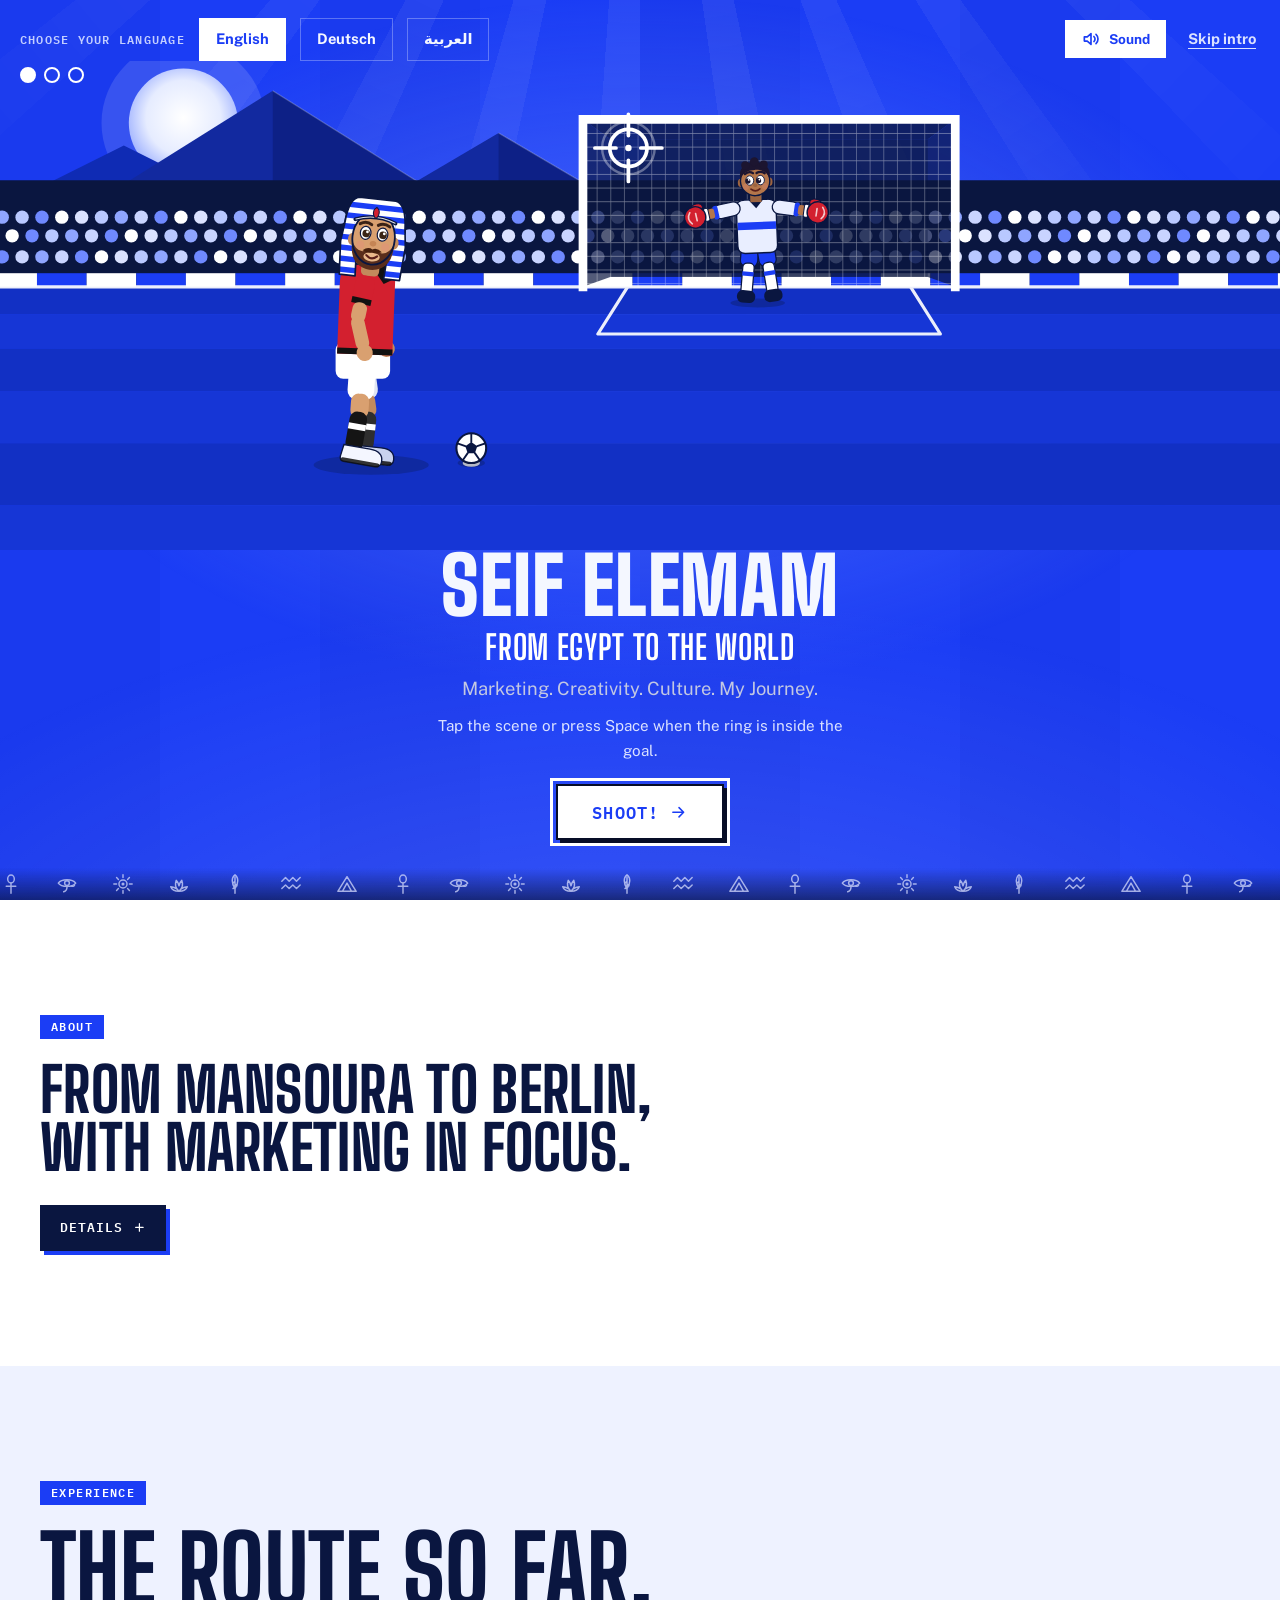
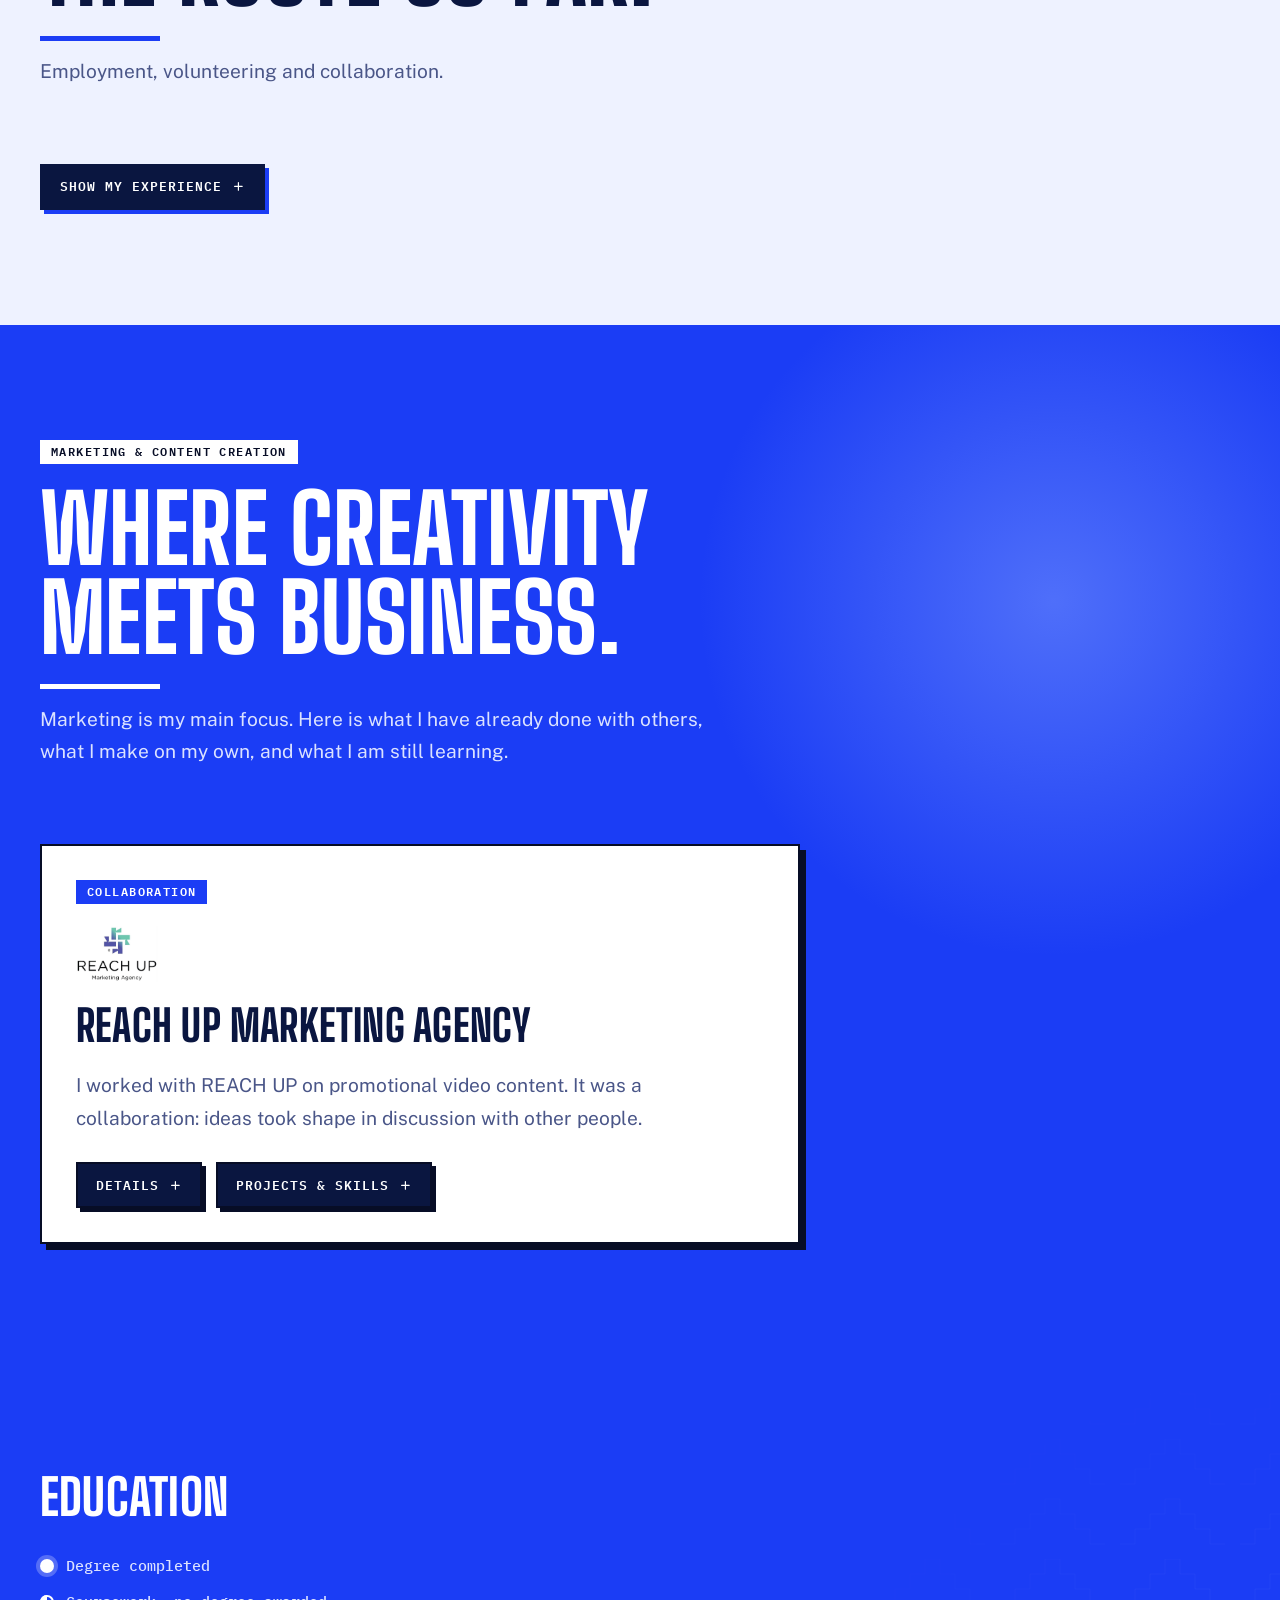
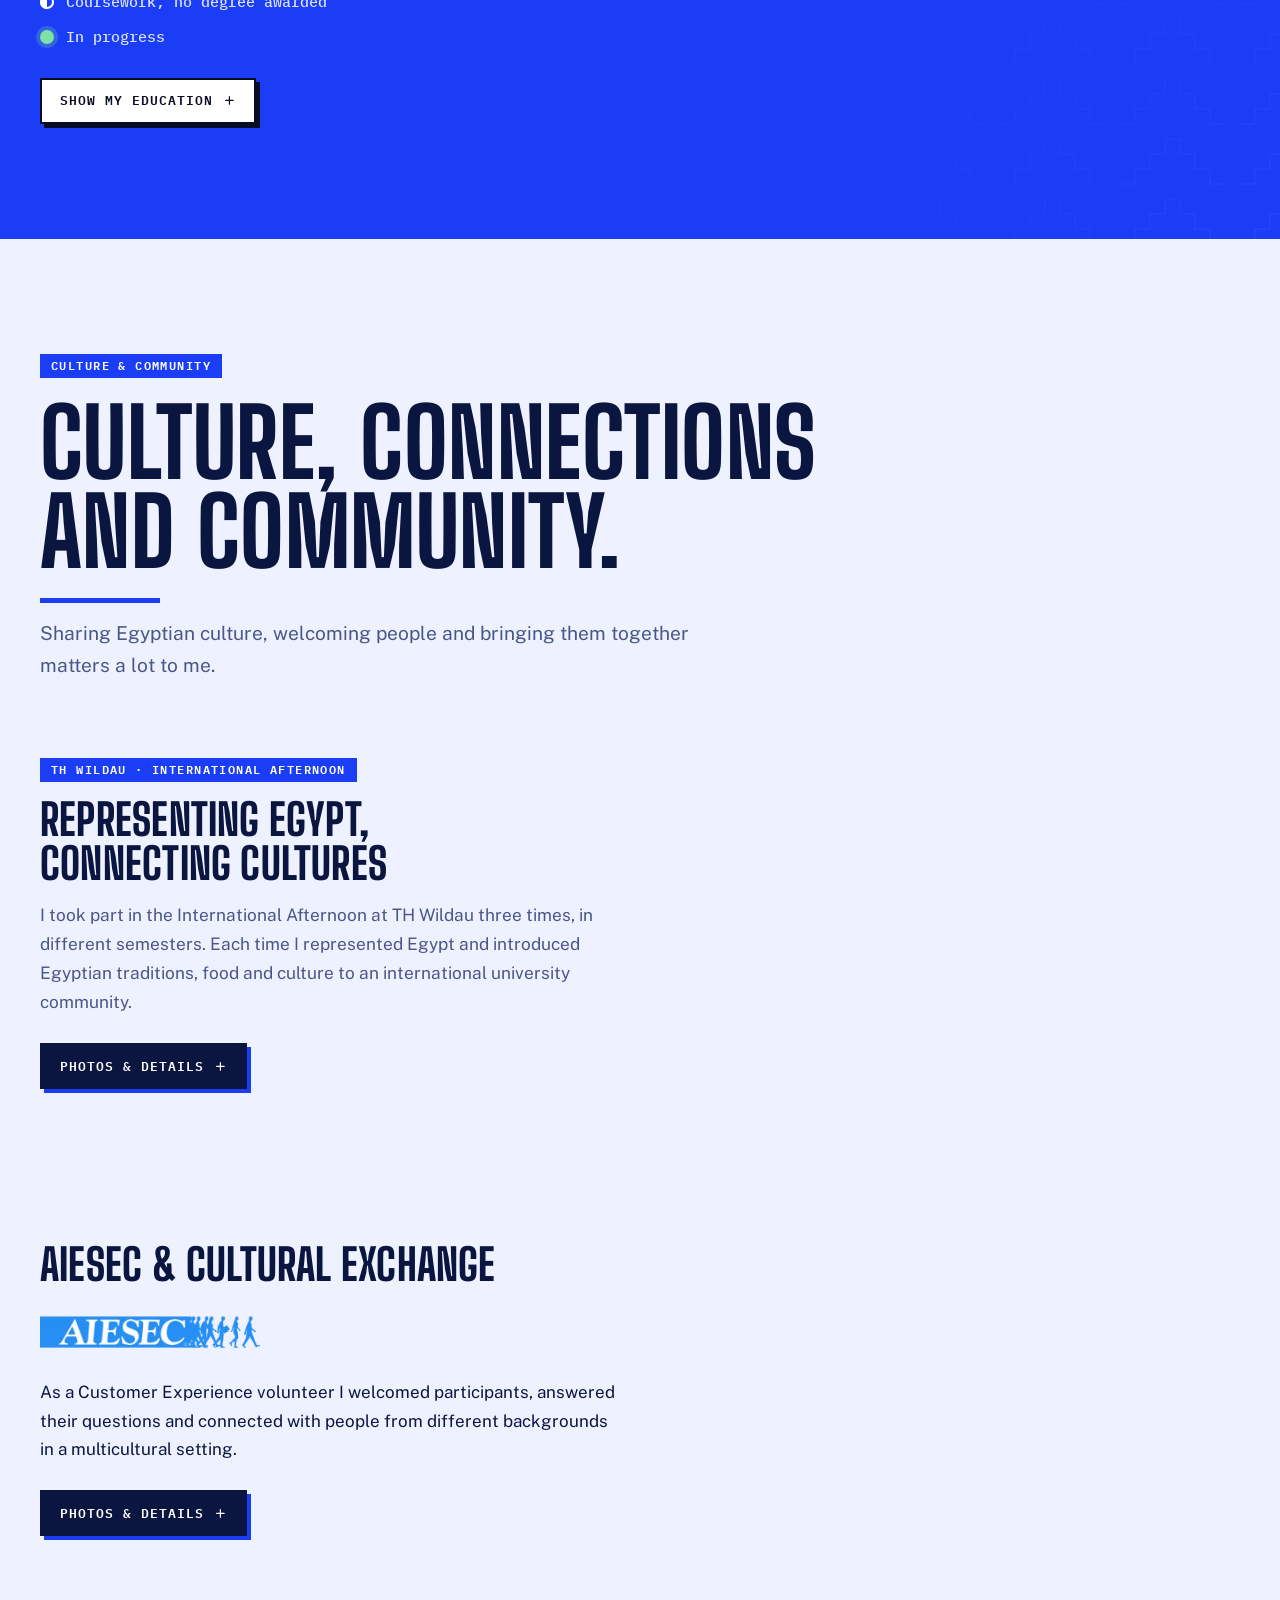
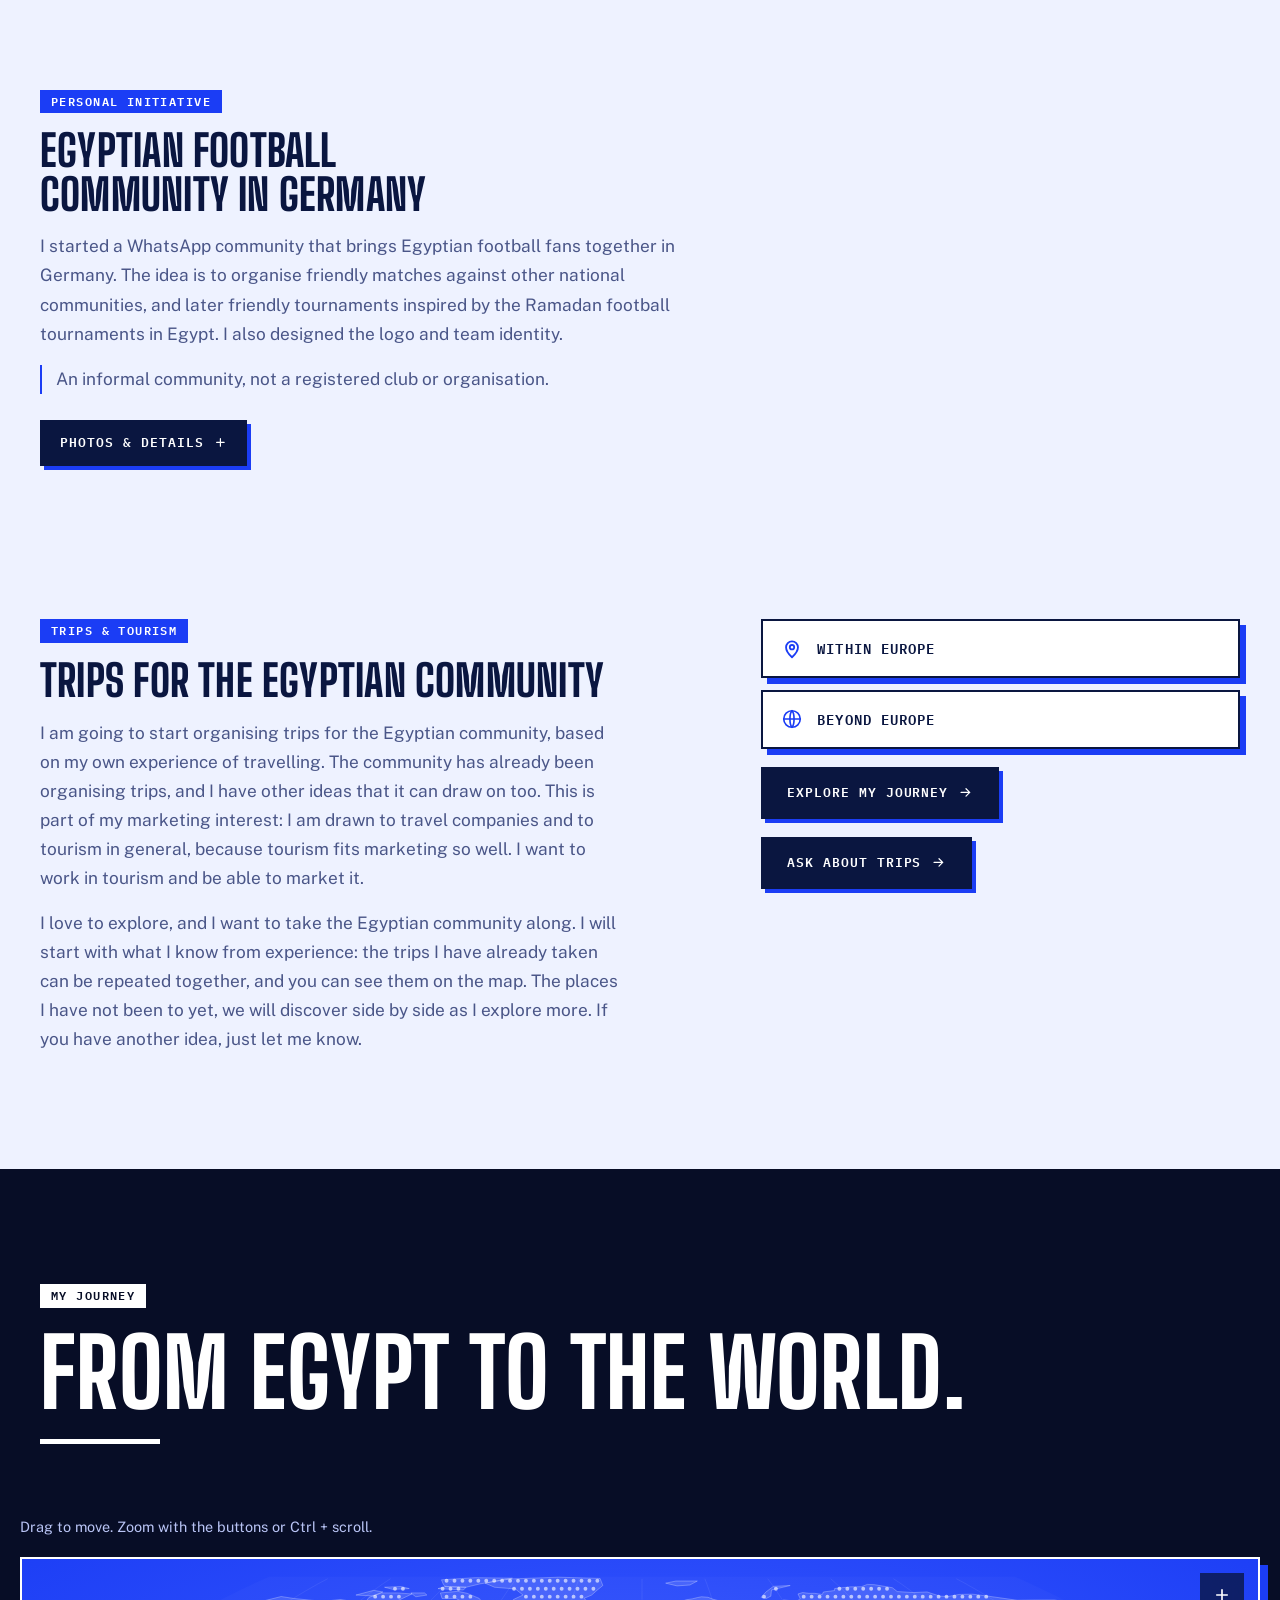
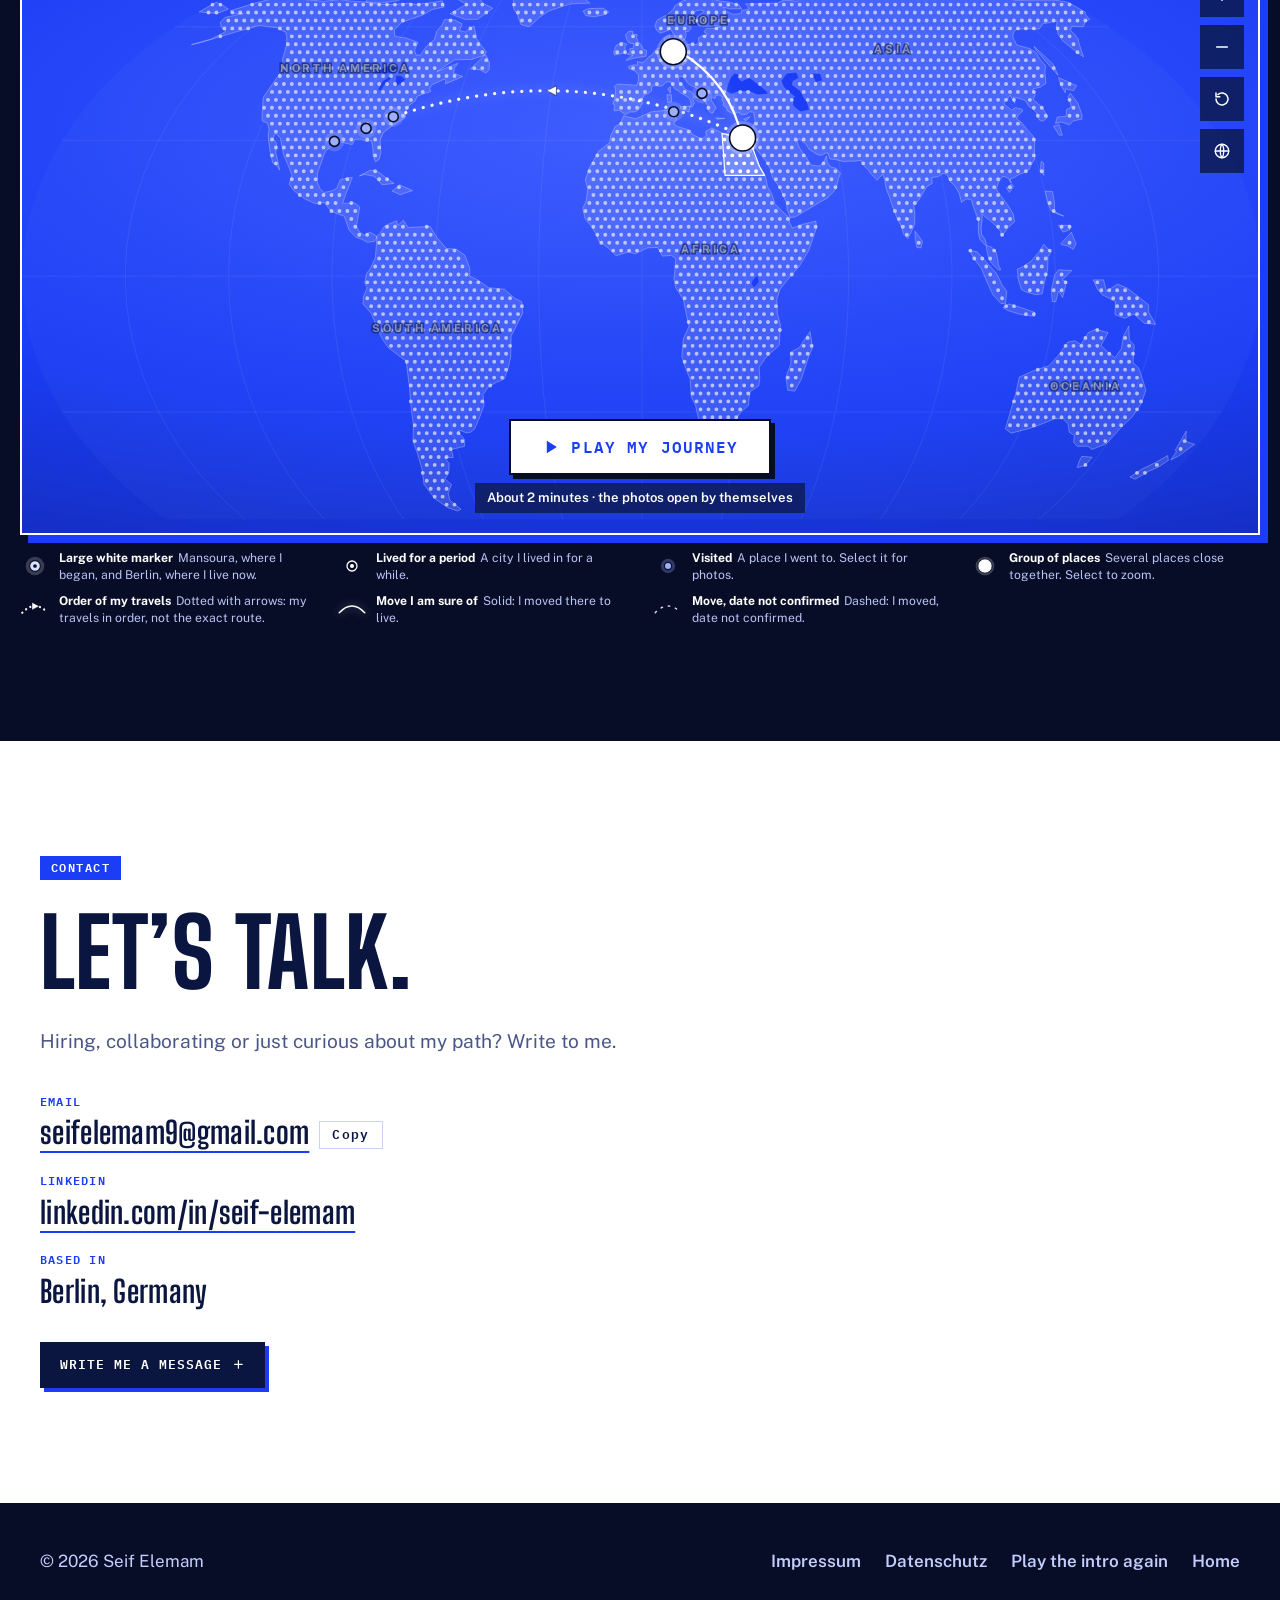
<file: index.html>
<!doctype html>
<html lang="en" dir="ltr" class="no-js">
<head>
  <meta charset="utf-8">
  <meta name="viewport" content="width=device-width, initial-scale=1, viewport-fit=cover">
  <title>Seif Elemam · Marketing &amp; Content Creation</title>
  <meta name="description" content="Portfolio of Seif Elemam, an Egyptian marketing student in Berlin: marketing and content creation, experience, education, culture and an interactive journey map.">
  <meta name="author" content="Seif Elemam">
  <meta name="theme-color" content="#1b3df5">
  <meta name="color-scheme" content="light">
  <meta property="og:type" content="profile">
  <meta property="og:title" content="Seif Elemam · Marketing &amp; Content Creation">
  <meta property="og:description" content="An Egyptian professional building his future in Marketing and Content Creation, shaped by international experiences, creativity, education and real-world work.">
  <meta name="twitter:card" content="summary">
  <link rel="preconnect" href="https://fonts.googleapis.com">
  <link rel="preconnect" href="https://fonts.gstatic.com" crossorigin>
  <link rel="stylesheet" href="https://fonts.googleapis.com/css2?family=Big+Shoulders+Display:wght@700;800;900&family=Cairo:wght@500;600;700;800&family=IBM+Plex+Mono:wght@400;500;600&family=Noto+Sans+Arabic:wght@400;500;600;700&family=Public+Sans:wght@400;500;600;700&display=swap">
  <link rel="stylesheet" href="css/styles.css">
  <link rel="stylesheet" href="css/atlas.css">
  <script src="js/boot.js"></script>
  <script type="application/ld+json">
  {"@context":"https://schema.org","@type":"Person","name":"Seif Elemam","jobTitle":"Marketing & Content Creation","email":"mailto:seifelemam9@gmail.com","sameAs":["https://www.linkedin.com/in/seif-elemam/"],"alumniOf":[{"@type":"CollegeOrUniversity","name":"Mansoura University"},{"@type":"CollegeOrUniversity","name":"Technische Hochschule Wildau"}],"nationality":"Egyptian","homeLocation":{"@type":"Place","name":"Berlin, Germany"}}
  </script>
</head>
<body>
<a class="skip" href="#main" data-i18n="skip">Skip to content</a>

<!-- Icon and glyph sprite -->
<svg width="0" height="0" style="position:absolute" aria-hidden="true" focusable="false">
  <defs>
    <symbol id="g-ankh" viewBox="0 0 24 24" fill="none" stroke="currentColor" stroke-width="1.6" stroke-linecap="round" stroke-linejoin="round"><ellipse cx="12" cy="6.6" rx="3.6" ry="4.4"/><path d="M12 11v11M6.8 14.5h10.4"/></symbol>
    <symbol id="g-eye" viewBox="0 0 24 24" fill="none" stroke="currentColor" stroke-width="1.6" stroke-linecap="round" stroke-linejoin="round"><path d="M2.5 11C6 6.2 18 6.2 21.5 11 18 15.8 6 15.8 2.5 11Z"/><circle cx="12" cy="11" r="2.6"/><path d="M12 15.2c0 3-1.6 4.6-3.6 5.3M16.8 14.2c1.1.7 2.8.4 3.4-.9"/></symbol>
    <symbol id="g-sun" viewBox="0 0 24 24" fill="none" stroke="currentColor" stroke-width="1.6" stroke-linecap="round"><circle cx="12" cy="12" r="4.4"/><circle cx="12" cy="12" r=".9" fill="currentColor"/><path d="M12 2v3M12 19v3M2 12h3M19 12h3M5 5l2 2M17 17l2 2M19 5l-2 2M7 17l-2 2"/></symbol>
    <symbol id="g-water" viewBox="0 0 24 24" fill="none" stroke="currentColor" stroke-width="1.6" stroke-linecap="round" stroke-linejoin="round"><path d="M2 9l4-4 4 4 4-4 4 4 4-4M2 17l4-4 4 4 4-4 4 4 4-4"/></symbol>
    <symbol id="g-lotus" viewBox="0 0 24 24" fill="none" stroke="currentColor" stroke-width="1.6" stroke-linecap="round" stroke-linejoin="round"><path d="M12 20C8.4 17 7 13 9 8c1.6 1.3 2.4 3.4 3 6 .6-2.6 1.4-4.7 3-6 2 5 .6 9-3 12ZM12 20c-4.5 0-8-2-9-5 3 .2 5 1 7 2.5M12 20c4.5 0 8-2 9-5-3 .2-5 1-7 2.5"/></symbol>
    <symbol id="g-feather" viewBox="0 0 24 24" fill="none" stroke="currentColor" stroke-width="1.6" stroke-linecap="round" stroke-linejoin="round"><path d="M12 2c4 3 4 9 0 15-4-6-4-12 0-15ZM12 5v17M12 9l-2.2 2M12 12l2.2 2M12 15l-2.2 2"/></symbol>
    <symbol id="g-pyramid" viewBox="0 0 24 24" fill="none" stroke="currentColor" stroke-width="1.6" stroke-linecap="round" stroke-linejoin="round"><path d="M2 20L12 4l10 16ZM7 20l5-9 5 9"/></symbol>
    <symbol id="i-arrow" viewBox="0 0 24 24" fill="none" stroke="currentColor" stroke-width="2" stroke-linecap="round" stroke-linejoin="round"><path d="M5 12h14M13 6l6 6-6 6"/></symbol>
    <symbol id="i-down" viewBox="0 0 24 24" fill="none" stroke="currentColor" stroke-width="2" stroke-linecap="round" stroke-linejoin="round"><path d="M12 4v12M6 11l6 6 6-6M5 20h14"/></symbol>
    <symbol id="i-close" viewBox="0 0 24 24" fill="none" stroke="currentColor" stroke-width="2" stroke-linecap="round"><path d="M5 5l14 14M19 5L5 19"/></symbol>
    <symbol id="i-menu" viewBox="0 0 24 24" fill="none" stroke="currentColor" stroke-width="2" stroke-linecap="round"><path d="M4 7h16M4 12h16M4 17h16"/></symbol>
    <symbol id="i-chev" viewBox="0 0 24 24" fill="none" stroke="currentColor" stroke-width="2.2" stroke-linecap="round" stroke-linejoin="round"><path d="M9 5l7 7-7 7"/></symbol>
    <symbol id="i-play" viewBox="0 0 24 24" fill="currentColor"><path d="M7 4.5v15l12-7.5z"/></symbol>
    <symbol id="i-pause" viewBox="0 0 24 24" fill="currentColor"><path d="M6 4.5h4v15H6zM14 4.5h4v15h-4z"/></symbol>
    <symbol id="i-plus" viewBox="0 0 24 24" fill="none" stroke="currentColor" stroke-width="2.2" stroke-linecap="round"><path d="M12 5v14M5 12h14"/></symbol>
    <symbol id="i-minus" viewBox="0 0 24 24" fill="none" stroke="currentColor" stroke-width="2.2" stroke-linecap="round"><path d="M5 12h14"/></symbol>
    <symbol id="i-world" viewBox="0 0 24 24" fill="none" stroke="currentColor" stroke-width="1.8" stroke-linecap="round"><circle cx="12" cy="12" r="9"/><path d="M3 12h18M12 3c3 3 3 15 0 18M12 3c-3 3-3 15 0 18"/></symbol>
    <symbol id="i-sound" viewBox="0 0 24 24" fill="none" stroke="currentColor" stroke-width="2" stroke-linecap="round" stroke-linejoin="round"><path d="M4 9.5v5h3.5L12 18.5v-13L7.5 9.5Z"/><path d="M15.5 9a4 4 0 0 1 0 6M18 6.5a7.5 7.5 0 0 1 0 11"/></symbol>
    <symbol id="i-mute" viewBox="0 0 24 24" fill="none" stroke="currentColor" stroke-width="2" stroke-linecap="round" stroke-linejoin="round"><path d="M4 9.5v5h3.5L12 18.5v-13L7.5 9.5Z"/><path d="M16 9.5l5 5M21 9.5l-5 5"/></symbol>
    <symbol id="i-route" viewBox="0 0 24 24" fill="none" stroke="currentColor" stroke-width="2" stroke-linecap="round" stroke-linejoin="round"><path d="M12 21s-6.5-5.6-6.5-10.8a6.5 6.5 0 0 1 13 0C18.5 15.4 12 21 12 21Z"/><circle cx="12" cy="10" r="2.4"/></symbol>
    <symbol id="i-reset" viewBox="0 0 24 24" fill="none" stroke="currentColor" stroke-width="2" stroke-linecap="round" stroke-linejoin="round"><path d="M4 12a8 8 0 1 0 2.6-5.9M4 4v5h5"/></symbol>
    <symbol id="i-camera" viewBox="0 0 24 24" fill="none" stroke="currentColor" stroke-width="1.7" stroke-linecap="round" stroke-linejoin="round"><path d="M3 8a2 2 0 0 1 2-2h2.5l1.5-2h6l1.5 2H19a2 2 0 0 1 2 2v9a2 2 0 0 1-2 2H5a2 2 0 0 1-2-2z"/><circle cx="12" cy="13" r="3.6"/></symbol>
    <symbol id="i-film" viewBox="0 0 24 24" fill="none" stroke="currentColor" stroke-width="1.7" stroke-linecap="round" stroke-linejoin="round"><rect x="3" y="5" width="18" height="14" rx="2"/><path d="M10 9.5v5l4.5-2.5z" fill="currentColor"/></symbol>
  </defs>
</svg>

<!-- ════════ ENTRANCE: From Egypt to the World ════════ -->
<div class="entrance" id="entrance" role="dialog" aria-modal="true" aria-labelledby="ent-name">
  <div class="entrance__strips" id="ent-strips" aria-hidden="true"></div>
  <div class="entrance__stage">
    <div class="entrance__top">
      <div class="entrance__langs" role="group" data-i18n-aria="ent.langs" aria-label="Choose your language">
        <span data-i18n="ent.langs">Choose your language</span>
        <button type="button" data-lang="en" lang="en" aria-pressed="true">English</button>
        <button type="button" data-lang="de" lang="de" aria-pressed="false">Deutsch</button>
        <button type="button" data-lang="ar" lang="ar" aria-pressed="false">العربية</button>
      </div>
      <div class="entrance__tools">
        <button type="button" class="entrance__snd is-wait" id="ent-snd" aria-pressed="true"><svg class="ico" aria-hidden="true"><use href="#i-sound"/></svg><span data-i18n="ent.sound">Sound</span></button>
        <button type="button" class="entrance__skip" id="ent-skip" data-i18n="ent.skip">Skip intro</button>
      </div>
    </div>

    <div class="entrance__art">
      <div class="rays" aria-hidden="true"></div>
      <div class="pk" id="pk"></div>
      <ol class="pk__pips" id="pk-pips" aria-hidden="true"><li></li><li></li><li></li></ol>
      <p class="pk__banner" id="pk-banner" aria-hidden="true"></p>
      <p class="sr-only" id="pk-live" role="status" aria-live="polite"></p>
    </div>

    <div class="entrance__copy">
      <p class="entrance__name" id="ent-name">Seif Elemam</p>
      <p class="entrance__tag" data-i18n="ent.tag">From Egypt to the World</p>
      <p class="entrance__sub" data-i18n="ent.sub">Marketing. Creativity. Culture. My Journey.</p>
      <p class="entrance__hint" id="pk-hint"></p>
      <button type="button" class="btn btn--gold" id="ent-go"><span data-i18n="ent.shoot">Shoot!</span><svg class="ico ico--flip" aria-hidden="true"><use href="#i-arrow"/></svg></button>
    </div>
    <div class="frieze" id="frieze" aria-hidden="true"></div>
  </div>
</div>

<div class="pt" id="pt" aria-hidden="true"><div class="pt__strips"><i></i><i></i><i></i><i></i><i></i><i></i></div><p class="pt__label" id="pt-label"></p></div>

<div id="page">
<!-- ════════ HEADER ════════ -->
<header class="site-header" id="header">
  <div class="wrap site-header__in">
    <a class="brand" href="#top" data-i18n-aria="brand.aria" aria-label="Seif Elemam, back to the top"><span>Seif Elemam</span></a>
    <nav class="nav" id="nav" data-i18n-aria="nav.main" aria-label="Main navigation">
      <a href="#about" data-i18n="nav.about">About</a>
      <a href="#experience" data-i18n="nav.experience">Experience</a>
      <a href="#marketing" data-i18n="nav.marketing">Marketing</a>
      <a href="#education" data-i18n="nav.education">Education</a>
      <a href="#culture" data-i18n="nav.culture">Culture</a>
      <a href="#journey" data-i18n="nav.journey">Journey</a>
      <a href="#contact" data-i18n="nav.contact">Contact</a>
    </nav>
    <div class="header-tools">
      <button type="button" class="snd-btn" id="site-snd" aria-pressed="false" data-i18n-aria="snd.toggle" aria-label="Music on or off" hidden><svg class="ico" aria-hidden="true"><use href="#i-mute"/></svg></button>
      <div class="lang-switch" role="group" data-i18n-aria="lang.label" aria-label="Language">
        <button type="button" data-lang="en" lang="en" aria-pressed="true">EN</button>
        <button type="button" data-lang="de" lang="de" aria-pressed="false">DE</button>
        <button type="button" data-lang="ar" lang="ar" aria-pressed="false">عربي</button>
      </div>
      <button type="button" class="menu-btn" id="menu-open" aria-controls="menu" aria-expanded="false" data-i18n-aria="nav.menu" aria-label="Menu"><svg aria-hidden="true"><use href="#i-menu"/></svg></button>
    </div>
  </div>
  <div class="progress" id="progress" aria-hidden="true"></div>
</header>
<div class="menu" id="menu" role="dialog" aria-modal="true" data-i18n-aria="nav.menu" aria-label="Menu">
  <button type="button" class="menu-btn menu__close" id="menu-close" data-i18n-aria="nav.close" aria-label="Close menu"><svg aria-hidden="true"><use href="#i-close"/></svg></button>
  <a href="#about" data-i18n="nav.about">About</a>
  <a href="#experience" data-i18n="nav.experience">Experience</a>
  <a href="#marketing" data-i18n="nav.marketing">Marketing</a>
  <a href="#education" data-i18n="nav.education">Education</a>
  <a href="#culture" data-i18n="nav.culture">Culture</a>
  <a href="#journey" data-i18n="nav.journey">Journey</a>
  <a href="#contact" data-i18n="nav.contact">Contact</a>
</div>

<main id="main" tabindex="-1">

<!-- ════════ HERO ════════ -->
<section class="hero band band--navy" id="top" aria-labelledby="hero-name">
  <div class="wrap hero__grid">
    <div class="hero__copy">
      <h1 class="hero__name" id="hero-name" tabindex="-1">Seif Elemam</h1>
      <p class="hero__role" data-i18n="hero.role">Marketing &amp; Content Creation</p>
      <p class="hero__study"><span class="flagbar" aria-hidden="true"><i></i><i></i><i></i></span><span data-i18n="hero.study">MA European Business Management — TH Wildau</span></p>
      <div class="hero__actions">
        <button type="button" class="btn btn--gold hero__discover" id="hero-discover" aria-expanded="false" aria-controls="hero-menu"><span data-i18n="hero.discover">Discover me</span><svg class="ico" aria-hidden="true"><use href="#i-plus"/></svg></button>
        <a class="link-btn hero__cv" data-cv href="assets/cv/Seif_Elemam_CV.pdf" download><svg class="ico" aria-hidden="true"><use href="#i-down"/></svg><span data-cv-label data-i18n="hero.cv">Download CV</span></a>
      </div>
      <nav class="hero__menu" id="hero-menu" data-i18n-aria="hero.menu" aria-label="Sections" hidden>
        <a class="btn btn--line" href="#about" data-i18n="nav.about">About</a>
        <a class="btn btn--line" href="#experience" data-i18n="nav.experience">Experience</a>
        <a class="btn btn--line" href="#marketing" data-i18n="nav.marketing">Marketing</a>
        <a class="btn btn--line" href="#education" data-i18n="nav.education">Education</a>
        <a class="btn btn--line" href="#culture" data-i18n="nav.culture">Culture</a>
        <a class="btn btn--line" href="#journey" data-i18n="nav.journey">Journey (Trips)</a>
        <a class="btn btn--line" href="#contact" data-i18n="nav.contact">Contact</a>
      </nav>
    </div>
    <figure class="portrait">
      <div class="portrait__arch"><img id="hero-img" src="assets/images/hero/seif-illustration.jpg" width="1024" height="1536" alt="" data-i18n-alt="hero.alt" fetchpriority="high"></div>
    </figure>
  </div>
</section>

<!-- ════════ ABOUT ════════ -->
<section class="band band--paper" id="about" aria-labelledby="about-title">
  <div class="wrap">
    <div class="about__grid">
      <div class="about__title reveal">
        <span class="eyebrow" data-i18n="about.eyebrow">About</span>
        <h2 class="h2" id="about-title" data-i18n="about.title"></h2>
        <button type="button" class="dbtn" data-disc="about-more" data-k="ui.details" aria-expanded="false" aria-controls="about-more"><span class="dbtn__t"></span><svg class="ico" aria-hidden="true"><use href="#i-plus"/></svg></button>
      </div>
    </div>
    <div class="disc" id="about-more" inert><div class="disc__in"><div class="disc__pad">
    <div class="about__text about__more">
      <p data-i18n="about.p1"></p>
      <p data-i18n="about.p2"></p>
      <p data-i18n="about.p3"></p>
      <p data-i18n="about.p4"></p>
    </div>
    <div class="verbs" id="verbs"></div>
    <div class="facts">
      <div>
        <h3 data-i18n="about.outside.k">Outside work</h3>
        <p data-i18n="about.outside"></p>
      </div>
    </div>
</div></div></div>
  </div>
</section>

<!-- ════════ EXPERIENCE ════════ -->
<section class="band band--paper2" id="experience" aria-labelledby="exp-title">
  <div class="wrap">
    <header class="sec-head reveal">
      <span class="eyebrow" data-i18n="exp.eyebrow">Experience</span>
      <h2 class="h2" id="exp-title" data-i18n="exp.title"></h2>
      <p class="lede" data-i18n="exp.lede"></p>
    </header>
    <div class="sec__btn"><button type="button" class="dbtn" data-disc="exp-list" data-k="ui.exp.more" aria-expanded="false" aria-controls="exp-list"><span class="dbtn__t"></span><svg class="ico" aria-hidden="true"><use href="#i-plus"/></svg></button></div>
    <div class="disc" id="exp-list" inert><div class="disc__in"><div class="disc__pad">
    <div class="tl" id="timeline"></div>
    </div></div></div>
  </div>
</section>

<!-- ════════ MARKETING & CONTENT CREATION ════════ -->
<section class="band band--royal mk" id="marketing" aria-labelledby="mk-title">
  <div class="wrap">
    <header class="sec-head reveal">
      <span class="eyebrow" data-i18n="mk.eyebrow">Marketing &amp; Content Creation</span>
      <h2 class="h2" id="mk-title" data-i18n="mk.title"></h2>
      <p class="lede" data-i18n="mk.lede"></p>
    </header>

    <div class="mk__collab">
      <div class="mk__who reveal">
        <span class="tag" data-i18n="mk.collab.tag">Collaboration</span>
        <div id="logo-reachup" class="wordmark" hidden></div>
        <h3 class="h3" data-i18n="mk.collab.title">REACH UP Marketing Agency</h3>
        <p class="lede" data-i18n="mk.collab.lead"></p>
        <div class="mk__btns">
          <button type="button" class="dbtn" data-disc="mk-details" data-k="ui.details" aria-expanded="false" aria-controls="mk-details"><span class="dbtn__t"></span><svg class="ico" aria-hidden="true"><use href="#i-plus"/></svg></button>
          <button type="button" class="dbtn" data-disc="mk-more" data-k="ui.mk.more" aria-expanded="false" aria-controls="mk-more"><span class="dbtn__t"></span><svg class="ico" aria-hidden="true"><use href="#i-plus"/></svg></button>
        </div>
      </div>
    </div>
    <div class="disc" id="mk-details" inert><div class="disc__in"><div class="disc__pad">
    <div class="mk__detail">
      <div class="mk__who">
        <div class="mk__did">
          <h4 data-i18n="mk.collab.did">What I contributed</h4>
          <ol class="tally" id="collab-list"></ol>
        </div>
        <p class="honest" data-i18n="mk.collab.note"></p>
      </div>
      <div class="samples" id="samples"></div>
      <div class="mk__did mk__reels" id="reels" hidden>
        <h4 data-i18n="mk.reels.title"></h4>
        <ul class="reels__list" id="reels-list"></ul>
      </div>
      <div class="mk__moments" id="moments" hidden></div>
    </div>
</div></div></div>

    <div class="disc" id="mk-more" inert><div class="disc__in"><div class="disc__pad">
    <div class="mk__cols">
      <div class="mk__block reveal">
        <span class="tag tag--ring" data-i18n="mk.personal.tag">Personal projects</span>
        <h3 class="h3" data-i18n="mk.personal.title"></h3>
        <div class="proj">
          <div class="proj__item"><h5 data-i18n="mk.p1.title"></h5><p data-i18n="mk.p1.text"></p></div>
          <div class="proj__item"><h5 data-i18n="mk.p2.title"></h5><p data-i18n="mk.p2.text"></p></div>
          <div class="proj__item"><h5 data-i18n="mk.p3.title"></h5><p data-i18n="mk.p3.text"></p></div>
          <div class="proj__item"><h5 data-i18n="mk.p4.title"></h5><p data-i18n="mk.p4.text"></p></div>
          <div class="proj__item"><h5 data-i18n="mk.p5.title"></h5><p data-i18n="mk.p5.text"></p></div>
        </div>
        <div class="voice" id="voice" hidden></div>
      </div>
      <div class="mk__block mk__learn reveal" style="--i:1">
        <span class="tag tag--half" data-i18n="mk.learn.tag">Still learning</span>
        <h3 class="h3" data-i18n="mk.learn.title"></h3>
        <p data-i18n="mk.learn.text" class="lede"></p>
        <ul class="inline-list" id="develop-list"></ul>
        <div>
          <h4 data-i18n="mk.transfer.title"></h4>
          <ul class="inline-list" id="transfer-list"></ul>
        </div>
      </div>
    </div>
    </div></div></div>
  </div>
</section>

<!-- ════════ EDUCATION ════════ -->
<section class="band band--navy edu" id="education" aria-labelledby="edu-title">
  <div class="wrap edu__grid">
    <div class="edu__intro reveal">
      <h2 class="h2" id="edu-title" data-i18n="edu.title">Education</h2>
      <ul class="legend">
        <li><span class="stat stat--done" aria-hidden="true"></span><span data-i18n="edu.s.done"></span></li>
        <li><span class="stat stat--course" aria-hidden="true"></span><span data-i18n="edu.s.course"></span></li>
        <li><span class="stat stat--now" aria-hidden="true"></span><span data-i18n="edu.s.now"></span></li>
      </ul>
      <button type="button" class="dbtn" data-disc="edu-disc" data-k="ui.edu.more" aria-expanded="false" aria-controls="edu-disc"><span class="dbtn__t"></span><svg class="ico" aria-hidden="true"><use href="#i-plus"/></svg></button>
    </div>
    <div class="disc" id="edu-disc" inert><div class="disc__in"><div class="disc__pad">
    <div class="edu__list" id="edu-list"></div>
    </div></div></div>
  </div>
</section>

<!-- ════════ CULTURE & COMMUNITY ════════ -->
<section class="band band--paper2" id="culture" aria-labelledby="cu-title">
  <div class="wrap">
    <header class="sec-head reveal">
      <span class="eyebrow" data-i18n="cu.eyebrow">Culture &amp; Community</span>
      <h2 class="h2" id="cu-title" data-i18n="cu.title"></h2>
      <p class="lede" data-i18n="cu.lede"></p>
    </header>

    <!-- A · Wildau International Afternoon -->
    <div class="cu__block">
      <div class="cu__text reveal">
        <span class="eyebrow" data-i18n="cu.a.eyebrow"></span>
        <h3 class="h3" data-i18n="cu.a.title"></h3>
        <p data-i18n="cu.a.text"></p>
        <button type="button" class="dbtn" data-disc="cu-a" data-k="ui.cu.more" aria-expanded="false" aria-controls="cu-a"><span class="dbtn__t"></span><svg class="ico" aria-hidden="true"><use href="#i-plus"/></svg></button>
      </div>
      <div class="disc" id="cu-a" inert><div class="disc__in"><div class="disc__pad">
      <div class="mosaic" id="mosaic-intl" role="list"></div>
      <div class="koshary">
        <div class="koshary__text reveal">
          <span class="eyebrow" data-i18n="cu.k.eyebrow"></span>
          <h3 class="h3" data-i18n="cu.k.title"></h3>
        </div>
        <div class="cu__text reveal" style="--i:1">
          <p data-i18n="cu.k.text"></p>
        </div>
        <div class="pdfcard reveal" id="cookbook-card" hidden style="--i:2"></div>
      </div>
      </div></div></div>
    </div>

    <!-- B · AIESEC -->
    <div class="cu__block" id="aiesec">
      <div class="aiesec__top">
        <div class="aiesec__head reveal">
          <h3 class="h3" data-i18n="cu.b.title"></h3>
          <div id="logo-aiesec" class="wordmark wordmark--sm" hidden></div>
        </div>
        <p class="cu__text reveal" data-i18n="cu.b.text" style="--i:1"></p>
      </div>
      <div class="aiesec__btn"><button type="button" class="dbtn" data-disc="cu-b" data-k="ui.cu.more" aria-expanded="false" aria-controls="cu-b"><span class="dbtn__t"></span><svg class="ico" aria-hidden="true"><use href="#i-plus"/></svg></button></div>
      <div class="disc" id="cu-b" inert><div class="disc__in"><div class="disc__pad">
      <div class="aiesec__row" id="aiesec-row" role="list"></div>
      </div></div></div>
    </div>

    <!-- C · Community projects -->
    <div class="cu__block comm">
      <div class="cu__text reveal">
        <span class="eyebrow" data-i18n="cu.c.eyebrow"></span>
        <h3 class="h3" data-i18n="cu.c.title"></h3>
        <p data-i18n="cu.c.text"></p>
        <p class="note" data-i18n="cu.c.note"></p>
        <button type="button" class="dbtn" data-disc="cu-c" data-k="ui.cu.more" aria-expanded="false" aria-controls="cu-c"><span class="dbtn__t"></span><svg class="ico" aria-hidden="true"><use href="#i-plus"/></svg></button>
      </div>
      <div class="disc" id="cu-c" inert><div class="disc__in"><div class="disc__pad">
      <div id="emblem-wrap"></div>
      <div class="comm__photos" id="comm-photos" role="list" hidden></div>
      </div></div></div>
    </div>

    <!-- D · Community trips -->
    <div class="cu__block trips" id="trips">
      <div class="cu__text reveal">
        <span class="eyebrow" data-i18n="cu.d.eyebrow"></span>
        <h3 class="h3" data-i18n="cu.d.title"></h3>
        <p data-i18n="cu.d.text"></p>
        <p data-i18n="cu.d.again"></p>
      </div>
      <div class="trips__side reveal" style="--i:1">
        <ul class="trips__list">
          <li><svg class="ico" aria-hidden="true"><use href="#i-route"/></svg><span data-i18n="cu.d.in"></span></li>
          <li><svg class="ico" aria-hidden="true"><use href="#i-world"/></svg><span data-i18n="cu.d.out"></span></li>
        </ul>
        <a class="btn btn--ink" href="#journey"><span data-i18n="cu.d.explore"></span><svg class="ico ico--flip" aria-hidden="true"><use href="#i-arrow"/></svg></a>
        <a class="btn btn--ink" href="#contact"><span data-i18n="cu.d.cta"></span><svg class="ico ico--flip" aria-hidden="true"><use href="#i-arrow"/></svg></a>
      </div>
    </div>
  </div>
</section>

<!-- ════════ JOURNEY: interactive world atlas ════════ -->
<section class="band band--deep journey" id="journey" aria-labelledby="jr-title">
  <div class="wrap">
    <header class="sec-head reveal">
      <span class="eyebrow" data-i18n="jr.eyebrow">My Journey</span>
      <h2 class="h2" id="jr-title" data-i18n="jr.title"></h2>
    </header>
  </div>
  <div class="wrap wrap--atlas">
    <div class="atlas" id="atlas">
      <div class="atlas__bar">
        <p class="atlas__hint" id="atlas-hint"></p>
      </div>
      <div class="atlas__stage" id="atlas-stage">
        <svg class="atlas__svg" id="atlas-svg" role="group" data-i18n-aria="jr.map.aria" aria-label="Interactive world map of my journey"></svg>
        <div class="atlas__ctl">
          <button type="button" id="atlas-zin" data-i18n-aria="jr.zin" aria-label="Zoom in"><svg aria-hidden="true"><use href="#i-plus"/></svg></button>
          <button type="button" id="atlas-zout" data-i18n-aria="jr.zout" aria-label="Zoom out"><svg aria-hidden="true"><use href="#i-minus"/></svg></button>
          <button type="button" id="atlas-reset" data-i18n-aria="jr.reset" aria-label="Reset view"><svg aria-hidden="true"><use href="#i-reset"/></svg></button>
          <button type="button" id="atlas-world" data-i18n-aria="jr.world" aria-label="Whole world"><svg aria-hidden="true"><use href="#i-world"/></svg></button>
        </div>
        <div class="atlas__cta" id="atlas-cta"><button type="button" class="btn btn--gold atlas__ctabtn" id="atlas-cta-btn"><svg class="ico" aria-hidden="true"><use href="#i-play"/></svg><span data-i18n="jr.play">Play my journey</span></button><span class="atlas__ctasub" data-i18n="jr.cta.sub">About 2 minutes · the photos open by themselves</span></div>
        <div class="atlas__step" id="atlas-step" role="status" aria-live="polite" hidden></div>
        <div class="atlas__tip" id="atlas-tip" hidden></div>
      </div>
      <div class="atlas__legend" id="atlas-legend" role="group" data-i18n-aria="jr.legend" aria-label="Legend"></div>
    </div>

  </div>
</section>

<!-- ════════ CONTACT & CV ════════ -->
<section class="band band--paper" id="contact" aria-labelledby="ct-title">
  <div class="wrap contact__grid">
    <div class="contact__info reveal">
      <span class="eyebrow" data-i18n="ct.eyebrow">Contact</span>
      <h2 class="h2" id="ct-title" data-i18n="ct.title"></h2>
      <p class="lede" data-i18n="ct.lede"></p>
      <dl class="contact__list">
        <div>
          <dt data-i18n="ct.email">Email</dt>
          <dd><a href="mailto:seifelemam9@gmail.com" data-link="email" id="email-link">seifelemam9@gmail.com</a><button type="button" class="copy-btn" id="copy-email" data-i18n="ct.copy">Copy</button></dd>
        </div>
        <div>
          <dt data-i18n="ct.linkedin">LinkedIn</dt>
          <dd><a href="https://www.linkedin.com/in/seif-elemam/" data-link="linkedin" target="_blank" rel="noopener noreferrer" dir="ltr">linkedin.com/in/seif-elemam</a></dd>
        </div>
        <div>
          <dt data-i18n="ct.location">Based in</dt>
          <dd data-i18n="ct.location.v">Berlin, Germany</dd>
        </div>
      </dl>
      <div class="cv-box">
        <p data-i18n="ct.cv.note"></p>
        <a class="btn btn--ink" data-cv href="assets/cv/Seif_Elemam_CV.pdf" download><svg class="ico" aria-hidden="true"><use href="#i-down"/></svg><span data-cv-label data-i18n="hero.cv">Download CV</span></a>
      </div>
      <button type="button" class="dbtn" data-disc="ct-form" data-k="ui.ct.more" aria-expanded="false" aria-controls="ct-form"><span class="dbtn__t"></span><svg class="ico" aria-hidden="true"><use href="#i-plus"/></svg></button>
    </div>

    <div class="disc contact__formwrap" id="ct-form" inert><div class="disc__in"><div class="disc__pad">
    <form class="form" id="contact-form" novalidate aria-labelledby="form-title">
      <h3 class="form__title" id="form-title" data-i18n="form.title">Send a message</h3>
      <div class="field">
        <label for="f-name" data-i18n="form.name">Full name</label>
        <input id="f-name" name="name" type="text" autocomplete="name" maxlength="120" required data-i18n-ph="form.ph.name" aria-describedby="e-name">
        <p class="field__err" id="e-name"></p>
      </div>
      <div class="field">
        <label for="f-email" data-i18n="form.email">Email</label>
        <input id="f-email" name="email" type="email" autocomplete="email" inputmode="email" maxlength="160" required data-i18n-ph="form.ph.email" aria-describedby="e-email" dir="ltr">
        <p class="field__err" id="e-email"></p>
      </div>
      <div class="field">
        <label for="f-subject" data-i18n="form.subject">Subject (optional)</label>
        <input id="f-subject" name="subject" type="text" maxlength="160" data-i18n-ph="form.ph.subject" aria-describedby="e-subject">
        <p class="field__err" id="e-subject"></p>
      </div>
      <div class="field">
        <label for="f-message" data-i18n="form.message">Message</label>
        <textarea id="f-message" name="message" rows="5" maxlength="4000" required data-i18n-ph="form.ph.message" aria-describedby="e-message"></textarea>
        <p class="field__err" id="e-message"></p>
      </div>
      <div class="hp" aria-hidden="true"><label>Leave this field empty <input type="text" name="_honey" id="f-honey" tabindex="-1" autocomplete="off"></label></div>
      <div class="field">
        <label class="consent" for="f-consent"><input id="f-consent" name="consent" type="checkbox" required aria-describedby="e-consent"><span id="consent-text"></span></label>
        <p class="field__err" id="e-consent"></p>
      </div>
      <div class="form__actions">
        <button class="btn btn--ink" type="submit" id="f-send"><span id="f-send-label" data-i18n="form.send">Send message</span><svg class="ico ico--flip" aria-hidden="true"><use href="#i-arrow"/></svg></button>
        <p class="form__status" id="form-status" role="status" aria-live="polite"></p>
      </div>
      <p class="form__privacy" id="form-privacy"></p>
    </form>
    </div></div></div>
  </div>
</section>
</main>

<!-- ════════ FOOTER ════════ -->
<footer class="footer">
  <div class="wrap footer__in">
    <span data-i18n="foot.rights">© 2026 Seif Elemam</span>
    <nav class="footer__links" aria-label="Footer">
      <a href="legal.html#impressum" data-i18n="foot.impressum">Impressum</a>
      <a href="legal.html#datenschutz" data-i18n="foot.privacy">Datenschutz</a>
      <a href="#" id="replay-intro" data-i18n="foot.replay">Play the intro again</a>
      <a href="#top" data-i18n="foot.top">Back to top</a>
    </nav>
  </div>
</footer>
</div>

<!-- The photo viewer (map galleries, culture photos) is created by js/viewer.js -->
<script src="js/config.js"></script>
<script src="js/ui-en.js"></script>
<script src="js/ui-de.js"></script>
<script src="js/ui-ar.js"></script>
<script src="js/content.js"></script>
<script src="js/images-present.js"></script>
<script src="js/manifest.js"></script>
<script src="js/world.js"></script>
<script src="js/main.js"></script>
<script src="js/viewer.js"></script>
<script src="js/atlas.js"></script>
<script src="js/form.js"></script>
<script src="js/intro-audio.js"></script>
<script src="js/entrance.js"></script>
<script src="js/intro-game.js"></script>
<script src="js/site-sound.js"></script>
<script src="js/scenes.js"></script>
<script src="js/motion.js"></script>
</body>
</html>
</file>
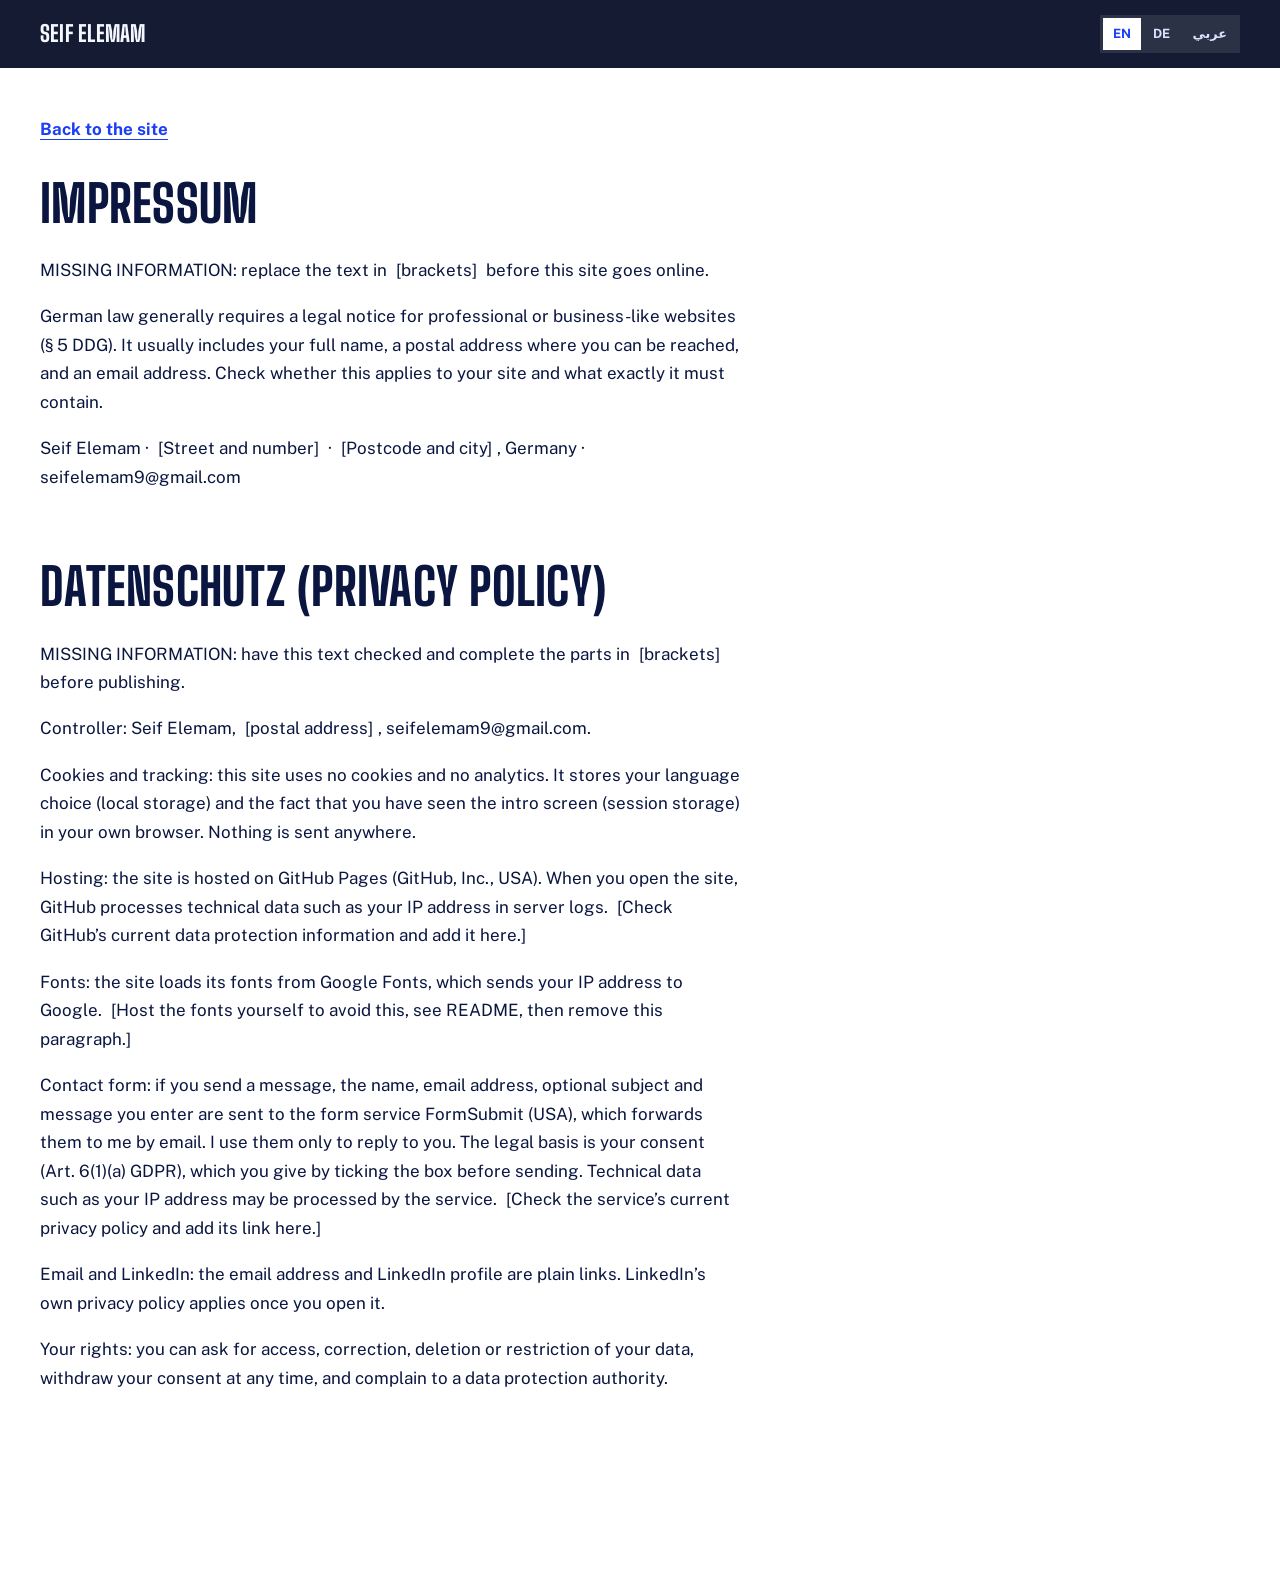
<file: legal.html>
<!doctype html>
<html lang="en" dir="ltr" class="no-js">
<head>
  <meta charset="utf-8">
  <meta name="viewport" content="width=device-width, initial-scale=1, viewport-fit=cover">
  <title>Impressum &amp; Datenschutz · Seif Elemam</title>
  <meta name="robots" content="noindex">
  <meta name="theme-color" content="#1b3df5">
  <meta name="color-scheme" content="light">
  <link rel="preconnect" href="https://fonts.googleapis.com">
  <link rel="preconnect" href="https://fonts.gstatic.com" crossorigin>
  <link rel="stylesheet" href="https://fonts.googleapis.com/css2?family=Big+Shoulders+Display:wght@700;800;900&family=Cairo:wght@500;600;700;800&family=IBM+Plex+Mono:wght@400;500;600&family=Noto+Sans+Arabic:wght@400;500;600;700&family=Public+Sans:wght@400;500;600;700&display=swap">
  <link rel="stylesheet" href="css/styles.css">
</head>
<body class="legal-page">
<header class="site-header is-solid">
  <div class="wrap site-header__in">
    <a class="brand" href="index.html" aria-label="Seif Elemam"><span>Seif Elemam</span></a>
    <div class="lang-switch" role="group" aria-label="Language">
      <button type="button" data-lang="en" lang="en" aria-pressed="true">EN</button>
      <button type="button" data-lang="de" lang="de" aria-pressed="false">DE</button>
      <button type="button" data-lang="ar" lang="ar" aria-pressed="false">عربي</button>
    </div>
  </div>
</header>
<main class="band band--paper legal">
  <div class="wrap">
    <a class="legal__back" href="index.html" id="legal-back">Back to the site</a>
    <div id="legal-root"></div>
  </div>
</main>
<script src="js/config.js"></script>
<script src="js/ui-en.js"></script>
<script src="js/ui-de.js"></script>
<script src="js/ui-ar.js"></script>
<script src="js/content.js"></script>
<script src="js/legal.js"></script>
</body>
</html>
</file>
<file: css/styles.css>
/* ==========================================================================
   Seif Elemam — portfolio. The classic look: cobalt blue and white, bold condensed type, boxed cards with hard shadows. No yellow anywhere.
   Logical properties are used everywhere, so Arabic (RTL) mirrors the layout automatically.
   Sections: 1 tokens · 2 base · 3 header · 4 entrance · 5 hero · 6 about · 7 marketing
             8 experience · 9 education · 10 culture · 11 contact · 12 footer · 13 motion · 14 legal
             15 classic look (type, cards, labels, buttons) · 16 details on click
   Map + photo viewer styles: css/atlas.css
   ========================================================================== */

/* 1 ── tokens ───────────────────────────────────────────────────────────── */
:root {
  --navy-950: #070d26; --navy-900: #0a1640; --navy-800: #0f249f; --navy-700: #1630c9;
  --royal: #1b3df5; --royal-700: #1530c9;
  --gold: #ffffff; --gold-2: #ffffff; --gold-3: #dbe2ff;   /* token names kept; the accent is now plain white / pale blue (no yellow) */
  --red: #c8102e;

  /* theme-dependent (light) */
  --paper: #ffffff; --paper-2: #eef2ff;
  --text: #0a1640; --text-2: #4a5688; --accent: #1b3df5;
  --line: #c9d3f5; --err: #b3261e;

  color-scheme: light;
  --f-display: 'Big Shoulders Display', 'Oswald', 'Arial Narrow', Impact, 'Helvetica Neue', sans-serif;
  --f-body: 'Public Sans', system-ui, -apple-system, 'Segoe UI', Roboto, 'Helvetica Neue', Arial, sans-serif;
  --f-mono: 'IBM Plex Mono', ui-monospace, 'SFMono-Regular', Menlo, Consolas, monospace;

  --gutter: max(20px, env(safe-area-inset-left), env(safe-area-inset-right));
  --maxw: 1200px;
  --ease: cubic-bezier(.22, .8, .24, 1);
  --dir: 1;
}
:root[data-theme="dark"] {
  --paper: #070d26; --paper-2: #0c1536;
  --text: #e9eeff; --text-2: #a6b3e8; --accent: #93a6ff;
  --line: #243272; --err: #ff9b94;
}
:root[dir="rtl"] { --dir: -1; }
:lang(ar) {
  --f-display: 'Cairo', 'Noto Sans Arabic', 'Segoe UI', Tahoma, sans-serif;
  --f-body: 'Noto Sans Arabic', 'Cairo', 'Segoe UI', Tahoma, system-ui, sans-serif;
  --f-mono: 'Noto Sans Arabic', 'Cairo', 'Segoe UI', Tahoma, sans-serif;
}

/* Bands: every section sets its own colours */
.band--paper  { --b-bg: var(--paper);   --b-fg: var(--text); --b-soft: var(--text-2); --b-accent: var(--accent); --b-line: var(--line); }
.band--paper2 { --b-bg: var(--paper-2); --b-fg: var(--text); --b-soft: var(--text-2); --b-accent: var(--accent); --b-line: var(--line); }
.band--navy   { --b-bg: var(--royal);    --b-fg: #ffffff; --b-soft: #dbe2ff; --b-accent: var(--gold-2); --b-line: rgba(255, 255, 255, .3); }
.band--deep   { --b-bg: var(--navy-950); --b-fg: #ffffff; --b-soft: #b9c4f5; --b-accent: var(--gold-2); --b-line: rgba(255, 255, 255, .22); }
.band--royal  { --b-bg: var(--royal);    --b-fg: #ffffff; --b-soft: #dbe2ff; --b-accent: var(--gold-2); --b-line: rgba(255, 255, 255, .3); }

/* 2 ── base ─────────────────────────────────────────────────────────────── */
*, *::before, *::after { box-sizing: border-box; }
html { -webkit-text-size-adjust: 100%; scroll-behavior: smooth; scroll-padding-top: 76px; }
body {
  margin: 0; background: var(--paper); color: var(--text);
  font: 400 1.0625rem/1.68 var(--f-body);
  -webkit-font-smoothing: antialiased; text-rendering: optimizeLegibility;
  overflow-x: clip;
}
:lang(ar) body { line-height: 1.9; }
img, svg, video { display: block; max-inline-size: 100%; }
img { block-size: auto; }
a { color: inherit; text-decoration-thickness: 1px; text-underline-offset: .22em; }
button { font: inherit; color: inherit; cursor: pointer; }
h1, h2, h3, h4, p, ul, ol, figure, dl, dd { margin: 0; }
ul, ol { padding: 0; list-style: none; }
:focus-visible { outline: 3px solid var(--b-accent, #ffffff); outline-offset: 3px; border-radius: 2px; }
.band--paper :focus-visible, .band--paper2 :focus-visible { outline-color: var(--royal-700); }
::selection { background: var(--navy-900); color: #ffffff; }

.visually-hidden { position: absolute !important; inline-size: 1px; block-size: 1px; margin: -1px; padding: 0; overflow: hidden; clip: rect(0 0 0 0); white-space: nowrap; border: 0; }
.skip { position: fixed; inset-block-start: -80px; inset-inline-start: 12px; z-index: 200; background: var(--gold-2); color: var(--navy-950); padding: 10px 16px; border-radius: 999px; font-weight: 700; text-decoration: none; transition: inset-block-start .2s; }
.skip:focus { inset-block-start: 12px; }

.wrap { inline-size: 100%; max-inline-size: calc(var(--maxw) + 2 * var(--gutter)); margin-inline: auto; padding-left: var(--gutter); padding-right: var(--gutter); }
.band { position: relative; background: var(--b-bg); color: var(--b-fg); padding-block: clamp(72px, 11vw, 160px); }
.band + .band { margin-block-start: 0; }

.eyebrow { display: inline-flex; align-items: center; gap: 12px; font: 700 .78rem/1.2 var(--f-body); letter-spacing: .2em; text-transform: uppercase; color: var(--b-accent); }
.eyebrow::before { content: ''; inline-size: 30px; block-size: 2px; background: currentColor; opacity: .85; }
:lang(ar) .eyebrow { letter-spacing: 0; text-transform: none; font-size: .95rem; }

.h2 { font: 500 clamp(2.2rem, 5.6vw, 4.5rem)/1.04 var(--f-display); letter-spacing: -.02em; max-inline-size: 17ch; text-wrap: balance; }
:lang(ar) .h2 { line-height: 1.3; letter-spacing: 0; font-weight: 700; }
.h3 { font: 500 clamp(1.5rem, 2.6vw, 2.15rem)/1.15 var(--f-display); letter-spacing: -.01em; text-wrap: balance; }
:lang(ar) .h3 { line-height: 1.4; letter-spacing: 0; font-weight: 700; }
.lede { font-size: clamp(1.05rem, 1.5vw, 1.25rem); color: var(--b-soft); max-inline-size: 58ch; }
.sec-head { display: grid; gap: 20px; margin-block-end: clamp(40px, 6vw, 88px); }

.btn { display: inline-flex; background: transparent; align-items: center; justify-content: center; gap: 10px; min-block-size: 50px; padding: 12px 26px; border-radius: 999px; border: 1.5px solid transparent; font: 700 .98rem/1 var(--f-body); text-decoration: none; transition: transform .25s var(--ease), background .25s, color .25s, border-color .25s; }
.btn:hover { transform: translateY(-2px); }
.btn--gold { background: var(--gold-2); color: var(--navy-950); }
.btn--gold:hover { background: var(--gold-3); }
.btn--line { border-color: rgba(244, 247, 255, .5); color: #f4f7ff; }
.btn--line:hover { border-color: var(--gold-2); color: var(--gold-3); }
.btn--ink { background: var(--navy-900); color: #ffffff; }
.btn--ink:hover { background: var(--royal); }
:root[data-theme="dark"] .band--paper .btn--ink, :root[data-theme="dark"] .band--paper2 .btn--ink { background: var(--gold-2); color: var(--navy-950); }
.btn[disabled], .btn[aria-disabled="true"] { opacity: .55; pointer-events: none; }
.link-btn { display: inline-flex; align-items: center; gap: 8px; padding: 6px 2px; background: none; border: 0; font-weight: 700; text-decoration: none; background-image: linear-gradient(currentColor, currentColor); background-size: 100% 1.5px; background-position: 0 100%; background-repeat: no-repeat; }
.link-btn:hover { color: var(--gold-3); }
.ico { inline-size: 1.15em; block-size: 1.15em; flex: none; }
[dir="rtl"] .ico--flip { transform: scaleX(-1); }

/* 3 ── header ───────────────────────────────────────────────────────────── */
.site-header { position: fixed; inset-block-start: 0; inset-inline: 0; z-index: 60; color: #f4f7ff; transition: background .3s, box-shadow .3s; }
.site-header.is-solid { background: rgba(6, 11, 31, .88); -webkit-backdrop-filter: blur(14px); backdrop-filter: blur(14px); box-shadow: 0 1px 0 rgba(244, 247, 255, .08); }
.site-header__in { display: flex; align-items: center; justify-content: space-between; gap: 20px; min-block-size: 68px; }
.brand { display: inline-flex; align-items: center; gap: 10px; text-decoration: none; font: 600 1.12rem/1 var(--f-display); letter-spacing: .01em; }
.brand svg { display: none; }
.nav { display: none; gap: clamp(14px, 2vw, 30px); align-items: center; }
.nav a { position: relative; padding-block: 8px; text-decoration: none; font-weight: 600; font-size: .92rem; color: #dbe2ff; background: linear-gradient(var(--gold-2), var(--gold-2)) 0 100% / 0 2px no-repeat; transition: color .2s, background-size .3s var(--ease); }
[dir="rtl"] .nav a { background-position: 100% 100%; }
.nav a:hover, .nav a[aria-current="true"] { color: #fff; background-size: 100% 2px; }
.header-tools { display: flex; align-items: center; gap: 14px; }
.lang-switch { display: inline-flex; gap: 2px; padding: 3px; border-radius: 999px; background: rgba(244, 247, 255, .1); }
.lang-switch button { min-inline-size: 38px; block-size: 32px; padding: 0 10px; border: 0; border-radius: 999px; background: transparent; font-weight: 700; font-size: .8rem; color: #dbe2ff; }
.lang-switch button[aria-pressed="true"] { background: var(--gold-2); color: var(--navy-950); }
.menu-btn { inline-size: 44px; block-size: 44px; display: inline-grid; place-items: center; border: 0; border-radius: 50%; background: rgba(244, 247, 255, .1); }
.menu-btn svg { inline-size: 22px; block-size: 22px; }
@media (min-width: 1040px) { .nav { display: flex; } .menu-btn { display: none; } }
.brand span { white-space: nowrap; }
@media (max-width: 440px) { .site-header__in { gap: 10px; } .brand { gap: 7px; font-size: 1rem; } .brand svg { inline-size: 22px; block-size: 22px; } .header-tools { gap: 8px; } .lang-switch button { min-inline-size: 34px; padding: 0 7px; } }

.menu { position: fixed; inset: 0; z-index: 70; display: grid; align-content: center; gap: 6px; padding: 88px var(--gutter) 40px; background: var(--navy-950); color: #f4f7ff; opacity: 0; visibility: hidden; transition: opacity .3s, visibility .3s; }
.menu.is-open { opacity: 1; visibility: visible; }
.menu a { display: block; padding: 10px 0; font: 500 clamp(2rem, 9vw, 3.2rem)/1.1 var(--f-display); text-decoration: none; }
.menu a:hover { color: var(--gold-2); }
.menu__close { position: absolute; inset-block-start: 14px; inset-inline-end: var(--gutter); }

/* 4 ── entrance ─────────────────────────────────────────────────────────── */
.entrance { position: fixed; inset: 0; z-index: 100; color: #f4f7ff; display: none; }
.has-entrance .entrance { display: block; }
html.has-entrance { overflow: hidden; }
[hidden] { display: none !important; }
.entrance__strips { position: absolute; inset: 0; display: flex; }
.entrance__strips i { flex: 1; background: var(--royal); transition: transform .8s var(--ease); transition-delay: calc(var(--d, 0) * 85ms); will-change: transform; }
.entrance__strips i:nth-child(odd) { background: #1a3aee; }
.entrance.is-leaving .entrance__strips i { transform: translateY(101%); }
.entrance__stage { position: absolute; inset: 0; display: grid; grid-template-rows: auto 1fr auto; overflow: hidden; transition: opacity .35s, transform .5s var(--ease); background:
  radial-gradient(70% 55% at 50% 38%, rgba(130, 160, 255, .45), transparent 70%),
  radial-gradient(120% 90% at 50% 120%, rgba(255, 255, 255, .16), transparent 60%); }
.entrance.is-leaving .entrance__stage { opacity: 0; transform: scale(1.04); pointer-events: none; }
.entrance__top { position: relative; z-index: 5; display: flex; flex-wrap: wrap; align-items: center; justify-content: space-between; gap: 14px; padding: 18px var(--gutter) 0; }
.entrance__langs { display: flex; flex-wrap: wrap; align-items: center; gap: 6px 14px; }
.entrance__langs span { font-size: .78rem; letter-spacing: .14em; text-transform: uppercase; color: #c3ceff; }
:lang(ar) .entrance__langs span { letter-spacing: 0; text-transform: none; font-size: .9rem; }
.entrance__langs button { padding: 8px 16px; border-radius: 999px; border: 1.5px solid rgba(244, 247, 255, .3); background: transparent; font-weight: 700; font-size: .92rem; color: #f4f7ff; transition: background .2s, color .2s, border-color .2s; }
.entrance__langs button:hover { border-color: var(--gold-2); }
.entrance__langs button[aria-pressed="true"] { background: var(--gold-2); border-color: var(--gold-2); color: var(--navy-950); }
.entrance__skip { padding: 8px 4px; border: 0; background: none; font-weight: 700; font-size: .92rem; color: #dbe2ff; text-decoration: underline; text-underline-offset: .25em; }
.entrance__skip:hover { color: var(--gold-3); }

.entrance__art { position: relative; min-block-size: 0; display: grid; place-items: end center; }
.sun { position: absolute; inset-block-end: 6%; inset-inline-start: 50%; inline-size: min(78vh, 86vw, 640px); aspect-ratio: 1; transform: translateX(calc(-50% * var(--dir))); border-radius: 50%; background: radial-gradient(circle at 50% 45%, #ffffff 0%, #e6ecff 46%, #b9c8ff 78%, #8da4ff 100%); box-shadow: 0 0 120px 20px rgba(255, 255, 255, .28); opacity: .95; }
.sun::after { content: ''; position: absolute; inset: -9%; border-radius: 50%; border: 1px solid rgba(255, 255, 255, .35); }
.sun::before { content: ''; position: absolute; inset: -20%; border-radius: 50%; border: 1px dashed rgba(255, 255, 255, .22); animation: spin 120s linear infinite; }
.rays { position: absolute; inset-block-end: -20%; inset-inline-start: 50%; inline-size: 170vmax; aspect-ratio: 1; transform: translateX(calc(-50% * var(--dir))); background: repeating-conic-gradient(from 0deg, rgba(255, 255, 255, .07) 0 4deg, transparent 4deg 12deg); mask-image: radial-gradient(circle, transparent 12%, #000 25%, transparent 62%); -webkit-mask-image: radial-gradient(circle, transparent 12%, #000 25%, transparent 62%); animation: spin 240s linear infinite; pointer-events: none; }
.pyramids { position: absolute; inset-inline: 0; inset-block-end: 0; inline-size: 100%; block-size: 38%; color: var(--navy-800); }
.pyramids path { fill: currentColor; }
.pyramids .edge { fill: none; stroke: var(--gold); stroke-opacity: .35; stroke-width: 1.2; vector-effect: non-scaling-stroke; }
.figure { position: relative; z-index: 2; block-size: 100%; max-block-size: min(62vh, 620px); inline-size: auto; max-inline-size: 92vw; object-fit: contain; object-position: bottom; -webkit-mask-image: linear-gradient(#000 80%, transparent 99%); mask-image: linear-gradient(#000 80%, transparent 99%); }
.figure--illustration { -webkit-mask-image: none; mask-image: none; }
.entrance__copy { position: relative; z-index: 4; display: grid; justify-items: center; gap: 10px; padding: 0 var(--gutter) clamp(34px, 6vh, 64px); text-align: center; margin-block-start: clamp(-84px, -9vh, -40px); }
.entrance__name { font: 500 clamp(2.4rem, 8.5vw, 6.2rem)/1 var(--f-display); letter-spacing: .06em; text-transform: uppercase; }
:lang(ar) .entrance__name { letter-spacing: .02em; text-transform: none; font-weight: 700; }
.entrance__tag { font: italic 500 clamp(1.3rem, 3.4vw, 2.2rem)/1.2 var(--f-display); color: var(--gold-2); }
:lang(ar) .entrance__tag { font-style: normal; font-weight: 700; }
.entrance__sub { font-size: clamp(.95rem, 1.5vw, 1.15rem); color: #c3c8e2; }
.entrance .btn { margin-block-start: 12px; min-block-size: 56px; padding-inline: 34px; font-size: 1.05rem; }
.frieze { position: absolute; z-index: 3; inset-inline: 0; inset-block-end: 0; block-size: 32px; overflow: hidden; color: var(--gold); opacity: .8; background: linear-gradient(transparent, rgba(6, 11, 31, .7)); }
.frieze__row { display: flex; inline-size: max-content; gap: 34px; padding-block: 5px; animation: slide 90s linear infinite; }
.frieze__row svg { inline-size: 22px; block-size: 22px; flex: none; opacity: .75; }
[dir="rtl"] .frieze__row { animation-direction: reverse; }
@keyframes spin { to { transform: translateX(calc(-50% * var(--dir))) rotate(360deg); } }
.sun::before { animation-name: spin2; }
@keyframes spin2 { to { transform: rotate(360deg); } }
@keyframes slide { to { transform: translateX(-50%); } }
@media (max-height: 640px) { .entrance__copy { margin-block-start: -28px; gap: 6px; } .entrance .btn { min-block-size: 46px; } .entrance__sub { display: none; } }

/* 5 ── hero ─────────────────────────────────────────────────────────────── */
.hero { position: relative; min-block-size: 100svh; display: grid; align-items: center; padding-block: 112px 72px; overflow: clip; isolation: isolate; }
.hero::before { content: ''; position: absolute; inset: 0; z-index: -2; background:
  radial-gradient(60% 70% at 85% 30%, rgba(120, 150, 255, .45), transparent 70%),
  radial-gradient(50% 50% at 0% 100%, rgba(255, 255, 255, .16), transparent 70%); }
.hero::after { content: ''; position: absolute; inset: 0; z-index: -1; background: url('../assets/ornaments/steps.svg') 0 0 / 160px 160px; opacity: .7; mask-image: linear-gradient(to bottom, #000, transparent 85%); -webkit-mask-image: linear-gradient(to bottom, #000, transparent 85%); }
.hero__grid { display: grid; gap: clamp(36px, 6vw, 96px); align-items: center; }
@media (min-width: 900px) { .hero__grid { grid-template-columns: minmax(0, 1.2fr) minmax(0, .8fr); } }
.hero__copy { display: grid; gap: 22px; justify-items: start; }
.hero__name { font: 500 clamp(3.4rem, 10.5vw, 8.6rem)/.94 var(--f-display); letter-spacing: -.03em; }
:lang(ar) .hero__name { letter-spacing: 0; font-weight: 700; line-height: 1.05; }
.hero__role { font: italic 500 clamp(1.5rem, 3.6vw, 2.5rem)/1.15 var(--f-display); color: #dbe2ff; }
:lang(ar) .hero__role { font-style: normal; font-weight: 700; }
.hero__study { display: flex; align-items: center; gap: 14px; font-weight: 600; color: #dbe2ff; }
.flagbar { display: inline-grid; inline-size: 34px; flex: none; gap: 3px; }
.flagbar i { block-size: 4px; border-radius: 2px; background: #fff; }
.flagbar i:first-child { background: var(--red); }
.flagbar i:last-child { background: #111; box-shadow: 0 0 0 1px rgba(255, 255, 255, .3); }
.hero__actions { display: flex; flex-wrap: wrap; align-items: center; gap: 14px 18px; margin-block-start: 8px; }
.hero__discover svg { transition: transform .3s var(--ease); }
.hero__discover[aria-expanded="true"] svg { transform: rotate(45deg); }
.hero__menu { display: flex; flex-wrap: wrap; gap: 10px 12px; margin-block-start: 6px; max-inline-size: 640px; animation: menuIn .35s var(--ease) both; }
.hero__menu[hidden] { display: none; }
.hero__menu .btn { min-block-size: 44px; padding: 10px 18px; font-size: .8rem; }
@keyframes menuIn { from { opacity: 0; transform: translateY(10px); } to { opacity: 1; transform: none; } }
.hero__cv[aria-disabled="true"] { opacity: .6; pointer-events: none; }
@keyframes drip { 0% { transform: scaleY(0); transform-origin: top; } 50% { transform: scaleY(1); transform-origin: top; } 51% { transform-origin: bottom; } 100% { transform: scaleY(0); transform-origin: bottom; } }

.portrait { position: relative; inline-size: min(100%, 420px); aspect-ratio: 4 / 5; margin-inline: auto; }
.portrait__arch { position: absolute; inset: 0; border-radius: 999px 999px 18px 18px; background: #f3f6ff; overflow: hidden; }
.portrait__arch img { inline-size: 100%; block-size: 100%; object-fit: cover; object-position: 50% 8%; mix-blend-mode: multiply; }
.portrait::before { content: ''; position: absolute; inset: 0; border: 1.5px solid var(--gold); border-radius: 999px 999px 18px 18px; transform: translate(calc(16px * var(--dir)), -16px); opacity: .85; }
.portrait::after { content: ''; position: absolute; inset-block-start: -22px; inset-inline-start: -26px; inline-size: 26%; aspect-ratio: 1; border-radius: 50%; background: radial-gradient(circle at 40% 38%, #ffffff, #dbe2ff 60%, #9db0ff); box-shadow: 0 0 40px rgba(255, 255, 255, .35); }

/* 6 ── about ────────────────────────────────────────────────────────────── */
.about__grid { display: grid; gap: clamp(32px, 6vw, 96px); }
.about__title { display: grid; gap: 22px; align-content: start; }
.about__text { display: grid; gap: 20px; font-size: clamp(1.05rem, 1.35vw, 1.2rem); }
.about__text p:first-child { font-size: clamp(1.15rem, 1.6vw, 1.4rem); font-family: var(--f-display); line-height: 1.5; }
:lang(ar) .about__text p:first-child { font-family: var(--f-body); }
.verbs { display: grid; gap: clamp(28px, 4vw, 56px); margin-block-start: clamp(56px, 8vw, 110px); }
@media (min-width: 800px) { .verbs { grid-template-columns: repeat(3, 1fr); } }
.verb__word { font: 500 clamp(1.9rem, 3.4vw, 2.8rem)/1.05 var(--f-display); letter-spacing: -.02em; color: var(--b-accent); margin-block-end: 10px; }
:lang(ar) .verb__word { font-weight: 700; letter-spacing: 0; }
.verb__text { color: var(--b-soft); max-inline-size: 36ch; }
.facts { display: grid; gap: clamp(24px, 4vw, 56px); margin-block-start: clamp(48px, 7vw, 96px); }
@media (min-width: 800px) { .facts { grid-template-columns: 1.4fr 1fr; } }
.facts h3 { font: 700 .78rem/1.2 var(--f-body); letter-spacing: .2em; text-transform: uppercase; color: var(--b-accent); margin-block-end: 16px; }
:lang(ar) .facts h3 { letter-spacing: 0; text-transform: none; font-size: .95rem; }

/* 7 ── marketing ────────────────────────────────────────────────────────── */
.mk { overflow: clip; }
.mk::before { content: ''; position: absolute; inset-block-start: -10%; inset-inline-end: -12%; inline-size: min(64vw, 760px); aspect-ratio: 1; border-radius: 50%; background: radial-gradient(circle, rgba(130, 160, 255, .5), transparent 66%); pointer-events: none; }
.tag { display: inline-flex; align-items: center; gap: 10px; font: 700 .78rem/1 var(--f-body); letter-spacing: .18em; text-transform: uppercase; color: var(--b-accent); }
:lang(ar) .tag { letter-spacing: 0; text-transform: none; font-size: .95rem; }
.tag::before { content: ''; inline-size: 9px; block-size: 9px; border-radius: 50%; background: currentColor; }
.tag--ring::before { background: transparent; box-shadow: inset 0 0 0 2px currentColor; }
.tag--half::before { background: linear-gradient(90deg, currentColor 50%, transparent 50%); box-shadow: inset 0 0 0 2px currentColor; }
.mk__collab { display: grid; gap: clamp(36px, 6vw, 88px); margin-block-end: clamp(72px, 10vw, 150px); }
@media (min-width: 960px) { .mk__collab { grid-template-columns: minmax(0, 1.05fr) minmax(0, .95fr); align-items: start; } }
.mk__who { display: grid; gap: 22px; }
.wordmark { display: inline-flex; align-items: center; gap: 12px; min-block-size: 56px; }
.wordmark img { block-size: 56px; inline-size: auto; max-inline-size: 220px; object-fit: contain; }
.wordmark__text { font: 700 clamp(1.8rem, 3.6vw, 2.6rem)/1 var(--f-body); letter-spacing: .08em; }
.wordmark--sm .wordmark__text { font-size: 1.1rem; letter-spacing: .06em; }
.tally { counter-reset: n; display: grid; gap: 4px; margin-block-start: 6px; }
.tally li { counter-increment: n; display: grid; grid-template-columns: 3.2rem 1fr; align-items: baseline; padding-block: 10px; font-size: 1.08rem; }
.tally li::before { content: counter(n, decimal-leading-zero); font: 500 1.5rem/1 var(--f-display); color: var(--b-accent); }
.mk__did h4, .mk__block h4 { font: 700 .78rem/1.2 var(--f-body); letter-spacing: .2em; text-transform: uppercase; color: var(--b-soft); margin-block-end: 8px; }
:lang(ar) .mk__did h4, :lang(ar) .mk__block h4 { letter-spacing: 0; text-transform: none; font-size: .95rem; }
.mk__reels { grid-column: 1 / -1; }
.reels__list { display: flex; flex-wrap: wrap; gap: 12px 14px; margin-block-start: 8px; }
.reel--video { display: grid; gap: 10px; inline-size: min(100%, 250px); align-content: start; }
.reel--video video { inline-size: 100%; aspect-ratio: 9 / 16; background: #05091f; object-fit: contain; border: var(--edge, 2px) solid #fff; }
.reel__ig { display: inline-flex; align-items: center; gap: 8px; color: #fff; font-weight: 700; font-size: .92rem; text-decoration: underline; text-underline-offset: 3px; }
.reel__ig .ico { inline-size: 1em; block-size: 1em; }
.reel__ig:hover { color: var(--gold-2); }
.mk__moments { grid-column: 1 / -1; display: flex; flex-wrap: wrap; gap: 18px; margin-block-start: calc(clamp(32px, 5vw, 64px) * -.5); }
.mk__moments[hidden] { display: none; }
.moment { margin: 0; inline-size: min(100%, 520px); border: var(--edge, 2px) solid var(--b-edge, #fff); box-shadow: 5px 5px 0 var(--b-shadow, rgba(0, 0, 0, .35)); background: var(--navy-800, #0a1640); }
.moment img { display: block; inline-size: 100%; block-size: auto; aspect-ratio: 4 / 3; object-fit: cover; }
.honest { font-size: .95rem; color: var(--b-soft); max-inline-size: 52ch; padding-inline-start: 16px; border-inline-start: 2px solid var(--b-accent); }
.samples { display: grid; gap: clamp(14px, 2vw, 24px); grid-template-columns: repeat(2, minmax(0, 1fr)); align-items: start; }
.samples__title { grid-column: 1 / -1; }
.samples .sample:nth-of-type(2) { margin-block-start: clamp(28px, 6vw, 80px); }
.sample { position: relative; display: block; inline-size: 100%; padding: 0; border: 0; border-radius: 20px; overflow: hidden; background: rgba(6, 11, 31, .28); aspect-ratio: 4 / 5; text-align: start; }
.sample img, .sample video { inline-size: 100%; block-size: 100%; object-fit: cover; transition: transform .6s var(--ease); }
button.sample:hover img { transform: scale(1.04); }
.ph { position: absolute; inset: 0; display: grid; place-content: center; justify-items: center; gap: 12px; padding: 18px; text-align: center; color: var(--b-soft); background:
  repeating-linear-gradient(135deg, rgba(255, 255, 255, .04) 0 12px, transparent 12px 24px),
  linear-gradient(160deg, rgba(255, 255, 255, .1), rgba(6, 11, 31, .25)); }
.ph svg { inline-size: 34px; block-size: 34px; color: var(--b-accent); opacity: .9; }
.ph span { font-size: .86rem; max-inline-size: 18ch; }
.cap { position: absolute; inset-inline: 0; inset-block-end: 0; padding: 26px 16px 12px; font-size: .86rem; color: #fff; background: linear-gradient(transparent, rgba(6, 11, 31, .78)); }

.mk__cols { display: grid; gap: clamp(40px, 6vw, 80px); }
@media (min-width: 900px) { .mk__cols { grid-template-columns: 1.25fr 1fr; } }
.mk__block { display: grid; gap: 18px; align-content: start; }
.mk__block > .h3 { max-inline-size: 18ch; }
.proj { display: grid; gap: 22px; margin-block-start: 6px; }
.proj__item { display: grid; grid-template-columns: auto 1fr; gap: 6px 18px; align-items: start; }
.proj__item::before { content: ''; grid-row: 1 / 3; inline-size: 2px; block-size: 100%; min-block-size: 56px; background: var(--b-line); }
.proj__item h5 { font: 600 1.2rem/1.25 var(--f-display); }
:lang(ar) .proj__item h5 { font-weight: 700; }
.proj__item p { color: var(--b-soft); max-inline-size: 52ch; font-size: .98rem; }
.inline-list { display: flex; flex-wrap: wrap; gap: 6px 0; }
.inline-list li { display: inline-flex; align-items: center; font-weight: 600; }
.inline-list li:not(:last-child)::after { content: '·'; margin-inline: 12px; color: var(--b-accent); font-weight: 700; }
.mk__learn { display: grid; gap: 28px; }

/* 8 ── experience ───────────────────────────────────────────────────────── */
.tl { position: relative; display: grid; }
.tl::before { content: ''; position: absolute; inset-block: 8px; inset-inline-start: 5px; inline-size: 1.5px; background: linear-gradient(var(--b-accent), var(--b-line) 30%, var(--b-line)); }
.tl__item { position: relative; display: grid; gap: 6px 40px; padding: 22px 0 34px; padding-inline-start: clamp(34px, 5vw, 56px); }
.tl__item::before { content: ''; position: absolute; inset-inline-start: 0; inset-block-start: 31px; inline-size: 11px; block-size: 11px; border-radius: 50%; background: var(--b-bg); border: 2px solid var(--b-accent); }
.tl__item[data-type="work"]::before { background: var(--b-accent); }
.tl__item[data-type="collab"]::before { background: var(--b-accent); box-shadow: 0 0 0 5px color-mix(in srgb, var(--b-accent) 22%, transparent); }
@media (min-width: 860px) { .tl__item { grid-template-columns: 11rem minmax(0, 1fr); } }
.tl__when { font-weight: 700; font-size: .95rem; color: var(--b-accent); padding-block-start: 6px; }
.tl__when small { display: block; margin-block-start: 4px; font-weight: 600; font-size: .78rem; letter-spacing: .14em; text-transform: uppercase; color: var(--b-soft); }
:lang(ar) .tl__when small { letter-spacing: 0; text-transform: none; font-size: .88rem; }
.tl__main { display: grid; gap: 8px; max-inline-size: 66ch; }
.tl__org { font: 500 clamp(1.5rem, 2.6vw, 2.15rem)/1.15 var(--f-display); letter-spacing: -.01em; }
:lang(ar) .tl__org { font-weight: 700; letter-spacing: 0; }
.tl__role { font-weight: 600; color: var(--b-soft); }
.tl__place { font-weight: 500; opacity: .85; }
.tl__list { display: grid; gap: 8px; margin-block-start: 8px; color: var(--b-soft); }
.tl__list li { position: relative; padding-inline-start: 18px; }
.tl__list li::before { content: ''; position: absolute; inset-inline-start: 0; inset-block-start: .78em; inline-size: 7px; block-size: 1.5px; background: var(--b-accent); }
.tl__more { justify-self: start; margin-block-start: 6px; font-weight: 700; color: var(--b-accent); }
.tl__logo { block-size: 38px; inline-size: auto; max-inline-size: 150px; object-fit: contain; margin-block-end: 4px; }
.band--paper .tl__logo, .band--paper2 .tl__logo { filter: none; }

/* 9 ── education ────────────────────────────────────────────────────────── */
.edu { overflow: clip; }
.edu::after { content: ''; position: absolute; inset-inline-end: 0; inset-block-end: 0; inline-size: min(44vw, 520px); aspect-ratio: 1; background: url('../assets/ornaments/steps.svg') 0 0 / 120px 120px; opacity: .6; mask-image: radial-gradient(circle at 100% 100%, #000, transparent 70%); -webkit-mask-image: radial-gradient(circle at 100% 100%, #000, transparent 70%); pointer-events: none; }
[dir="rtl"] .edu::after { transform: scaleX(-1); }
.edu__grid { display: grid; gap: clamp(36px, 6vw, 96px); position: relative; z-index: 1; }
@media (min-width: 960px) { .edu__grid { grid-template-columns: minmax(0, 4fr) minmax(0, 7fr); } .edu__intro { position: sticky; inset-block-start: 110px; align-self: start; } }
.edu__intro { display: grid; gap: 22px; }
.legend { display: grid; gap: 10px; margin-block-start: 10px; }
.legend li { display: flex; align-items: center; gap: 12px; font-size: .95rem; color: var(--b-soft); }
.stat { inline-size: 14px; block-size: 14px; border-radius: 50%; flex: none; }
.stat--done { background: var(--b-accent); box-shadow: 0 0 0 4px color-mix(in srgb, var(--b-accent) 25%, transparent); }
.stat--course { background: linear-gradient(90deg, var(--b-accent) 50%, transparent 50%); box-shadow: inset 0 0 0 2px var(--b-accent); }
.stat--now { background: #7fe0a4; box-shadow: 0 0 0 4px rgba(127, 224, 164, .25); animation: pulse 2.4s ease-in-out infinite; }
@keyframes pulse { 50% { box-shadow: 0 0 0 8px rgba(127, 224, 164, 0); } }
.edu__list { display: grid; }
.edu__item { display: grid; grid-template-columns: auto 1fr; gap: 6px clamp(18px, 3vw, 34px); align-items: start; padding-block: clamp(26px, 4vw, 44px); }
.edu__item + .edu__item { margin-block-start: clamp(8px, 2vw, 24px); }
.badge { inline-size: clamp(64px, 9vw, 96px); aspect-ratio: 1; border-radius: 50%; background: #ffffff; display: grid; place-items: center; overflow: hidden; flex: none; color: var(--navy-900); }
.badge img { inline-size: 74%; block-size: 74%; object-fit: contain; }
.badge b { font: 600 clamp(1.1rem, 2vw, 1.5rem)/1 var(--f-display); letter-spacing: .02em; }
.edu__status { display: inline-flex; align-items: center; gap: 10px; font-weight: 700; font-size: .85rem; letter-spacing: .12em; text-transform: uppercase; color: var(--b-accent); }
:lang(ar) .edu__status { letter-spacing: 0; text-transform: none; font-size: .98rem; }
.edu__body { display: grid; gap: 8px; }
.edu__org { font-weight: 600; color: var(--b-soft); }
.edu__title { font: 500 clamp(1.4rem, 2.5vw, 2rem)/1.2 var(--f-display); letter-spacing: -.01em; }
:lang(ar) .edu__title { font-weight: 700; letter-spacing: 0; }
.edu__when { font-weight: 700; color: var(--b-accent); }
.edu__text { color: var(--b-soft); max-inline-size: 56ch; }
.edu__item[data-status="done"] .edu__title { color: #fff; }

/* 10 ── culture ─────────────────────────────────────────────────────────── */
.cu__block { display: grid; gap: clamp(28px, 5vw, 64px); }
.cu__block + .cu__block { margin-block-start: clamp(80px, 12vw, 170px); }
.cu__text { display: grid; gap: 16px; align-content: start; max-inline-size: 58ch; }
.cu__text p { color: var(--b-soft); font-size: 1.08rem; }
.note { font-size: .92rem; color: var(--b-soft); padding-inline-start: 14px; border-inline-start: 2px solid var(--b-accent); }

.mosaic { display: grid; gap: clamp(8px, 1.4vw, 16px); grid-template-columns: repeat(6, minmax(0, 1fr)); grid-auto-rows: clamp(70px, 14vw, 120px); }
.mosaic .tile[data-slot="a"] { grid-column: 1 / 5; grid-row: 1 / 5; }
.mosaic .tile[data-slot="b"] { grid-column: 5 / 7; grid-row: 1 / 3; }
.mosaic .tile[data-slot="c"] { grid-column: 5 / 7; grid-row: 3 / 6; }
.mosaic .tile[data-slot="d"] { grid-column: 1 / 4; grid-row: 5 / 9; }
.mosaic .tile[data-slot="e"] { grid-column: 4 / 7; grid-row: 6 / 9; }
.mosaic .tile[data-slot="f"] { grid-column: 1 / 3; grid-row: 9 / 11; }
.mosaic .tile[data-slot="g"] { grid-column: 3 / 7; grid-row: 9 / 12; }
@media (min-width: 900px) {
  .mosaic { grid-template-columns: repeat(12, minmax(0, 1fr)); grid-auto-rows: clamp(44px, 6.2vw, 84px); }
  .mosaic .tile[data-slot="a"] { grid-column: 1 / 6;  grid-row: 1 / 8; }
  .mosaic .tile[data-slot="b"] { grid-column: 6 / 10; grid-row: 1 / 5; }
  .mosaic .tile[data-slot="c"] { grid-column: 10 / 13; grid-row: 2 / 7; }
  .mosaic .tile[data-slot="d"] { grid-column: 6 / 10; grid-row: 5 / 12; }
  .mosaic .tile[data-slot="e"] { grid-column: 1 / 3;  grid-row: 8 / 12; }
  .mosaic .tile[data-slot="f"] { grid-column: 10 / 13; grid-row: 7 / 12; }
  .mosaic .tile[data-slot="g"] { grid-column: 3 / 6;  grid-row: 8 / 12; }
}
.tile { position: relative; padding: 0; border: 0; border-radius: 14px; overflow: hidden; background: var(--navy-800); color: #f4f7ff; text-align: start; min-inline-size: 0; }
.tile:nth-child(odd) { border-radius: 14px 14px 14px 44px; }
.tile:nth-child(even) { border-radius: 44px 14px 14px 14px; }
[dir="rtl"] .tile:nth-child(odd) { border-radius: 14px 14px 44px 14px; }
[dir="rtl"] .tile:nth-child(even) { border-radius: 14px 44px 14px 14px; }
.tile img { inline-size: 100%; block-size: 100%; object-fit: cover; transition: transform .7s var(--ease); }
button.tile:hover img { transform: scale(1.05); }
.tile .ph { color: #c3ceff; }
.tile .cap { opacity: 0; transform: translateY(8px); transition: opacity .3s, transform .3s; }
button.tile:hover .cap, button.tile:focus-visible .cap { opacity: 1; transform: none; }
@media (hover: none) { .tile .cap { opacity: 1; transform: none; } }

.koshary { display: grid; grid-template-columns: minmax(0, 1fr); gap: 14px; margin-block-start: clamp(56px, 8vw, 110px); }
.koshary__text { display: grid; gap: 16px; align-content: center; }
.koshary > .cu__text { max-inline-size: 64ch; }
.koshary > .pdfcard { margin-block-start: clamp(10px, 2vw, 24px); }
/* the sentence sits directly under the title (one column), then the recipe card below */

.aiesec__row { display: grid; gap: clamp(10px, 1.6vw, 18px); grid-template-columns: repeat(6, minmax(0, 1fr)); align-items: end; }
.aiesec__row .tile { aspect-ratio: 4 / 5; }
.aiesec__row .tile[data-slot="a"] { grid-column: 1 / 4; aspect-ratio: 5 / 6; }
.aiesec__row .tile[data-slot="b"] { grid-column: 4 / 7; aspect-ratio: 1; }
.aiesec__row .tile[data-slot="c"] { grid-column: 2 / 6; aspect-ratio: 16 / 10; }
@media (min-width: 900px) {
  .aiesec__row { grid-template-columns: 5fr 4fr 3fr; }
  .aiesec__row .tile[data-slot="a"] { grid-column: auto; aspect-ratio: 5 / 6; }
  .aiesec__row .tile[data-slot="b"] { grid-column: auto; aspect-ratio: 1; margin-block-end: 36px; }
  .aiesec__row .tile[data-slot="c"] { grid-column: auto; aspect-ratio: 3 / 4; margin-block-end: -24px; }
}
.aiesec__head { display: grid; gap: 18px; max-inline-size: 60ch; }
.aiesec__head .wordmark { opacity: .85; }

.comm { display: grid; gap: clamp(28px, 5vw, 72px); align-items: center; }
@media (min-width: 800px) { .comm { grid-template-columns: minmax(0, 1fr) minmax(0, 1.4fr); } }
.emblem { inline-size: min(100%, 360px); margin-inline: auto; aspect-ratio: 1; border-radius: 50%; overflow: hidden; background: var(--navy-800); box-shadow: 0 30px 60px -28px rgba(6, 11, 31, .6); }
.emblem img { inline-size: 100%; block-size: 100%; object-fit: cover; }
button.emblem { padding: 0; border: 0; }

/* 11 ── contact ─────────────────────────────────────────────────────────── */
.contact__grid { display: grid; gap: clamp(40px, 7vw, 110px); }
@media (min-width: 960px) { .contact__grid { grid-template-columns: minmax(0, 5fr) minmax(0, 6fr); } }
.contact__info { display: grid; gap: 28px; align-content: start; }
.contact__list { display: grid; gap: 22px; margin-block-start: 8px; }
.contact__list dt { font: 700 .78rem/1.2 var(--f-body); letter-spacing: .2em; text-transform: uppercase; color: var(--b-accent); margin-block-end: 6px; }
:lang(ar) .contact__list dt { letter-spacing: 0; text-transform: none; font-size: .95rem; }
.contact__list dd { font: 500 clamp(1.15rem, 2vw, 1.5rem)/1.3 var(--f-display); overflow-wrap: anywhere; }
:lang(ar) .contact__list dd { font-weight: 600; }
.contact__list a { text-decoration-color: var(--b-accent); text-decoration-thickness: 2px; }
.contact__list a:hover { color: var(--b-accent); }
.copy-btn { margin-inline-start: 10px; padding: 4px 12px; border-radius: 999px; border: 1.5px solid var(--b-line); background: none; font: 700 .8rem/1.4 var(--f-body); vertical-align: middle; }
.copy-btn:hover { border-color: var(--b-accent); color: var(--b-accent); }
.cv-box { display: grid; gap: 10px; justify-items: start; margin-block-start: 6px; }
.cv-box p { color: var(--b-soft); font-size: .95rem; }

.form { display: grid; gap: 26px; align-content: start; }
.form__title { font: 500 clamp(1.5rem, 2.6vw, 2.1rem)/1.15 var(--f-display); }
:lang(ar) .form__title { font-weight: 700; }
.field { position: relative; display: grid; gap: 4px; }
.field label { font: 700 .78rem/1.2 var(--f-body); letter-spacing: .16em; text-transform: uppercase; color: var(--b-soft); }
:lang(ar) .field label { letter-spacing: 0; text-transform: none; font-size: .95rem; }
.field label em { font-style: normal; font-weight: 600; letter-spacing: 0; text-transform: none; opacity: .75; margin-inline-start: 6px; }
.field input, .field textarea { inline-size: 100%; padding: 12px 0 12px; border: 0; border-block-end: 1.5px solid var(--b-line); border-radius: 0; background: transparent; color: var(--b-fg); font: 500 1.1rem/1.5 var(--f-body); transition: border-color .2s, box-shadow .2s; }
.field textarea { resize: vertical; min-block-size: 130px; }
.field input::placeholder, .field textarea::placeholder { color: var(--b-soft); opacity: .6; }
.field input:focus, .field textarea:focus { outline: 0; border-color: var(--b-accent); box-shadow: 0 1.5px 0 0 var(--b-accent); }
.field [aria-invalid="true"] { border-color: var(--err); box-shadow: 0 1.5px 0 0 var(--err); }
.field__err { min-block-size: 1.2em; font-size: .88rem; font-weight: 600; color: var(--err); }
.hp { position: absolute !important; inset-inline-start: -9999px; inline-size: 1px; block-size: 1px; overflow: hidden; }
.consent { display: grid; grid-template-columns: auto 1fr; gap: 14px; align-items: start; font-size: .92rem; color: var(--b-soft); }
.consent input { appearance: none; -webkit-appearance: none; inline-size: 22px; block-size: 22px; margin: 2px 0 0; border: 1.5px solid var(--b-line); border-radius: 6px; display: grid; place-content: center; background: transparent; cursor: pointer; }
.consent input::after { content: ''; inline-size: 12px; block-size: 7px; border-inline-start: 2.5px solid var(--navy-950); border-block-end: 2.5px solid var(--navy-950); transform: rotate(-45deg) scale(0); transition: transform .15s; margin-block-start: -3px; }
.consent input:checked { background: var(--b-accent); border-color: var(--b-accent); }
.consent input:checked::after { transform: rotate(-45deg) scale(1); }
.consent input[aria-invalid="true"] { border-color: var(--err); }
.consent a { color: var(--b-fg); }
.form__actions { display: flex; flex-wrap: wrap; align-items: center; gap: 14px 22px; }
.form__status { min-block-size: 1.5em; font-weight: 600; }
.form__status[data-state="ok"] { color: #1f7a4a; }
.form__status[data-state="error"], .form__status[data-state="pending"] { color: var(--err); }
:root[data-theme="dark"] .form__status[data-state="ok"] { color: #7fe0a4; }
.form__privacy { font-size: .82rem; color: var(--b-soft); }

/* 12 ── footer ──────────────────────────────────────────────────────────── */
.footer { padding-block: 44px; background: var(--navy-950); color: #c3ceff; }
.footer__in { display: flex; flex-wrap: wrap; align-items: center; justify-content: space-between; gap: 18px 32px; }
.footer a { text-decoration: none; font-weight: 600; }
.footer a:hover { color: var(--gold-2); text-decoration: underline; }
.footer__links { display: flex; flex-wrap: wrap; gap: 8px 24px; }

/* 13 ── motion ──────────────────────────────────────────────────────────── */
.reveal { opacity: 0; transform: translateY(22px); transition: opacity .8s var(--ease), transform .8s var(--ease); transition-delay: calc(var(--i, 0) * 90ms); }
.reveal.is-in { opacity: 1; transform: none; }
html:not(.js) .reveal { opacity: 1; transform: none; }
@media (prefers-reduced-motion: reduce) {
  html { scroll-behavior: auto; }
  *, *::before, *::after { animation-duration: .001ms !important; animation-iteration-count: 1 !important; transition-duration: .001ms !important; transition-delay: 0s !important; }
  .reveal { opacity: 1; transform: none; }
  .rays, .sun::before, .frieze__row { animation: none !important; }
}

/* 14 ── legal page ──────────────────────────────────────────────────────── */
.legal { padding-block: 120px 96px; min-block-size: 100vh; }
.legal__back { display: inline-block; margin-block-end: 36px; font-weight: 700; color: var(--b-accent); }
.legal__sec { max-inline-size: 70ch; margin-block-end: 72px; scroll-margin-block-start: 90px; }
.legal__sec .h2 { font-size: clamp(2rem, 4.4vw, 3.2rem); margin-block-end: 28px; }
.legal__sec p { margin-block-end: 1.05em; color: var(--b-fg); }
.legal__sec mark { background: rgba(255, 255, 255, .45); color: inherit; padding: 1px 5px; border-radius: 5px; }


/* 15 ── classic look ─────────────────────────────────────────────────────────
   Bold condensed headlines, mono labels with a highlighter-yellow tag, square boxed cards with a hard
   offset shadow and cobalt panels. Every band sets the colours its cards and buttons use. */
:root { --edge: 2px; --hard: 6px; }
.band--paper  { --b-edge: var(--text);     --b-shadow: var(--royal);      --card: var(--paper-2); --card-fg: var(--text);     --card-soft: var(--text-2); --card-accent: var(--accent); }
.band--paper2 { --b-edge: var(--text);     --b-shadow: var(--royal);      --card: var(--paper);   --card-fg: var(--text);     --card-soft: var(--text-2); --card-accent: var(--accent); }
.band--navy, .band--royal { --b-edge: var(--navy-950); --b-shadow: var(--navy-950); --card: #ffffff; --card-fg: var(--navy-900); --card-soft: #4a5688; --card-accent: var(--royal); }
.band--deep   { --b-edge: #ffffff;         --b-shadow: var(--royal);      --card: #0c1536;        --card-fg: #ffffff;         --card-soft: #b9c4f5;       --card-accent: var(--gold-2); }
.band { padding-block: clamp(60px, 9vw, 128px); }

/* type */
.h2 { font: 800 clamp(2.4rem, 7.4vw, 6rem)/.94 var(--f-display); letter-spacing: .005em; text-transform: uppercase; max-inline-size: min(100%, 15em); overflow-wrap: break-word; hyphens: auto; }
.h3 { font: 800 clamp(1.7rem, 3.4vw, 2.8rem)/1 var(--f-display); letter-spacing: .005em; text-transform: uppercase; overflow-wrap: break-word; hyphens: auto; }
.hero__name { font: 900 clamp(3.4rem, 11.5vw, 10rem)/.86 var(--f-display); letter-spacing: 0; text-transform: uppercase; overflow-wrap: break-word; }
.hero__role { font: 700 clamp(1.7rem, 4vw, 2.9rem)/1 var(--f-display); letter-spacing: .01em; text-transform: uppercase; font-style: normal; }
.entrance__name { font: 900 clamp(3rem, 10vw, 7.4rem)/.9 var(--f-display); letter-spacing: .01em; }
.entrance__tag { font: 700 clamp(1.5rem, 3.8vw, 2.6rem)/1.1 var(--f-display); font-style: normal; text-transform: uppercase; letter-spacing: .02em; }
.brand, .menu a, .verb__word, .tl__org, .edu__title, .proj__item h5, .form__title, .badge b { font-family: var(--f-display); text-transform: uppercase; letter-spacing: .01em; font-style: normal; }
.brand { font-weight: 800; font-size: 1.4rem; }
.menu a { font-weight: 800; }
.verb__word { font-weight: 800; font-size: clamp(2rem, 3.6vw, 3rem); }
.tl__org { font-weight: 800; font-size: clamp(1.7rem, 3vw, 2.5rem); line-height: 1; }
.edu__title { font-weight: 800; font-size: clamp(1.6rem, 2.8vw, 2.3rem); line-height: 1; }
.proj__item h5 { font-weight: 700; font-size: 1.5rem; line-height: 1; }
.form__title { font-weight: 800; font-size: clamp(1.8rem, 3vw, 2.4rem); }
.about__text p:first-child { font-family: var(--f-body); font-weight: 500; }
.contact__list dd { font: 700 clamp(1.3rem, 2.4vw, 1.9rem)/1.2 var(--f-display); text-transform: none; letter-spacing: .01em; }
.tally li::before { font-family: var(--f-display); font-weight: 800; }
.wordmark__text { font-family: var(--f-display); font-weight: 900; letter-spacing: .04em; }
:lang(ar) .h2, :lang(ar) .h3, :lang(ar) .hero__name, :lang(ar) .hero__role, :lang(ar) .entrance__name, :lang(ar) .entrance__tag,
:lang(ar) .brand, :lang(ar) .menu a, :lang(ar) .verb__word, :lang(ar) .tl__org, :lang(ar) .edu__title, :lang(ar) .proj__item h5,
:lang(ar) .form__title, :lang(ar) .badge b, :lang(ar) .wordmark__text { text-transform: none; letter-spacing: 0; font-weight: 800; line-height: 1.25; }
:lang(ar) .hero__name { line-height: 1.1; }
:lang(ar) .contact__list dd { font-weight: 700; }

/* labels: mono, uppercase, the tag sits on a white strip (cobalt on light backgrounds) */
.eyebrow, .tag { padding: 6px 11px; background: var(--gold-2); color: var(--navy-950); font: 600 .74rem/1 var(--f-mono); letter-spacing: .12em; text-transform: uppercase; inline-size: fit-content; gap: 0; }
.eyebrow::before, .tag::before, .tag--ring::before, .tag--half::before { display: none; }
.facts h3, .mk__did h4, .mk__block h4, .contact__list dt, .field label, .tl__when small, .edu__status, .copy-btn, .entrance__langs span {
  font-family: var(--f-mono); font-weight: 600; letter-spacing: .1em; }
.tl__when, .edu__when, .legend li { font-family: var(--f-mono); font-weight: 500; }
:lang(ar) .eyebrow, :lang(ar) .tag { letter-spacing: 0; text-transform: none; font: 700 .92rem/1.2 var(--f-body); }
:lang(ar) .facts h3, :lang(ar) .mk__did h4, :lang(ar) .mk__block h4, :lang(ar) .contact__list dt, :lang(ar) .field label, :lang(ar) .tl__when small,
:lang(ar) .edu__status, :lang(ar) .copy-btn, :lang(ar) .tl__when, :lang(ar) .edu__when, :lang(ar) .legend li { letter-spacing: 0; text-transform: none; font-family: var(--f-body); }

/* buttons: square, hard shadow, they lift on hover */
.btn { border-radius: 0; border: var(--edge) solid var(--navy-950); box-shadow: 4px 4px 0 var(--navy-950); min-block-size: 52px; padding: 12px 24px; font: 600 .84rem/1 var(--f-mono); letter-spacing: .07em; text-transform: uppercase; }
.btn:hover { transform: translate(-2px, -2px); box-shadow: 6px 6px 0 var(--navy-950); }
.btn:active { transform: translate(2px, 2px); box-shadow: 1px 1px 0 var(--navy-950); }
.btn--gold { background: var(--gold-2); color: var(--navy-950); }
.btn--gold:hover { background: var(--gold-3); }
.btn--line { background: transparent; border-color: #ffffff; color: #ffffff; }
.btn--line:hover { border-color: #ffffff; color: var(--gold-2); }
.btn--ink { background: var(--navy-900); border-color: var(--navy-900); color: #ffffff; box-shadow: 4px 4px 0 var(--royal); }
.btn--ink:hover { background: var(--navy-900); box-shadow: 6px 6px 0 var(--royal); }
:lang(ar) .btn, :lang(ar) .dbtn { letter-spacing: 0; text-transform: none; font-family: var(--f-body); font-size: .98rem; font-weight: 700; }
.lang-switch, .lang-switch button, .menu-btn, .entrance__langs button, .copy-btn { border-radius: 0; }
.lang-switch { padding: 3px; }
.site-header.is-solid { background: rgba(7, 13, 38, .94); }
.skip { border-radius: 0; }

/* hero portrait: a plain white frame with a hard dark shadow */
.portrait__arch { border-radius: 0; border: 3px solid #ffffff; background: #eef2ff; box-shadow: 14px 14px 0 var(--navy-950); }
.portrait::before, .portrait::after { display: none; }

/* cards */
.mk__collab > .mk__who, .mk__block, .tl__item, .edu__item {
  background: var(--card); color: var(--card-fg); --b-fg: var(--card-fg); --b-soft: var(--card-soft); --b-accent: var(--card-accent);
  border: var(--edge) solid var(--b-edge); box-shadow: var(--hard) var(--hard) 0 var(--b-shadow); padding: clamp(20px, 3vw, 34px); }
.mk__collab > .mk__who { max-inline-size: 760px; }
.tl { gap: clamp(20px, 3vw, 32px); }
.tl::before, .tl__item::before { display: none; }
.tl__item { padding-inline-start: clamp(20px, 3vw, 34px); }
.edu__list { gap: clamp(20px, 3vw, 30px); }
.edu__item + .edu__item { margin-block-start: 0; }
.edu__item[data-status="done"] .edu__title { color: inherit; }
.edu__item { padding-block: clamp(20px, 3vw, 34px); }
.badge { border-radius: 0; border: var(--edge) solid var(--navy-950); background: #fff; }
.honest { border-inline-start-color: var(--b-accent); }
.mk__detail .mk__who { background: none; border: 0; box-shadow: none; padding: 0; }
.mk__block { align-content: start; }
.mk__block .proj__item::before { background: var(--b-accent); }
.tile, .sample { border-radius: 0; border: var(--edge) solid var(--b-edge); box-shadow: 5px 5px 0 var(--b-shadow); background: var(--navy-800); }
.tile:nth-child(odd), .tile:nth-child(even), [dir="rtl"] .tile:nth-child(odd), [dir="rtl"] .tile:nth-child(even) { border-radius: 0; }
.mosaic, .aiesec__row { padding: 0 8px 8px 0; }
[dir="rtl"] .mosaic, [dir="rtl"] .aiesec__row { padding: 0 0 8px 8px; }
.emblem { border: 3px solid var(--b-edge); box-shadow: 8px 8px 0 var(--b-shadow); }
.field input, .field textarea { font-family: var(--f-body); }
.consent input { border-radius: 0; border-width: 2px; border-color: var(--b-edge); }
.legal__sec mark { border-radius: 0; }

/* 16 ── details on click ────────────────────────────────────────────────────
   A section shows its headline and a short lead. A button opens the rest (.disc is the panel).
   The panel is inert while closed, so keyboard users never tab into hidden content. */
.dbtn { display: inline-flex; align-items: center; justify-self: start; align-self: start; inline-size: fit-content; gap: 10px; min-block-size: 46px; padding: 10px 18px; border: var(--edge) solid var(--b-edge, var(--navy-950)); border-radius: 0; background: var(--gold-2); color: var(--navy-950);
  box-shadow: 4px 4px 0 var(--b-shadow, var(--navy-950)); font: 600 .8rem/1 var(--f-mono); letter-spacing: .08em; text-transform: uppercase; transition: transform .2s var(--ease), box-shadow .2s, background .2s; }
.dbtn:hover { transform: translate(-2px, -2px); box-shadow: 6px 6px 0 var(--b-shadow, var(--navy-950)); background: var(--gold-3); }
.dbtn:active { transform: translate(2px, 2px); box-shadow: 1px 1px 0 var(--b-shadow, var(--navy-950)); }
.dbtn svg { inline-size: 1em; block-size: 1em; transition: transform .3s var(--ease); }
.dbtn[aria-expanded="true"] svg { transform: rotate(45deg); }
.dbtn[aria-expanded="true"] { background: var(--card, #fff); color: var(--card-fg, var(--navy-950)); }
.dbtn--ghost { background: transparent; color: var(--b-fg); border-color: var(--b-fg); }
.dbtn--ghost:hover { background: transparent; color: var(--gold-2); }
.dbtn--sm { min-block-size: 38px; padding: 8px 14px; margin-block-start: 8px; }
.card-item .dbtn { box-shadow: 3px 3px 0 var(--b-shadow); }

.disc { display: grid; grid-template-rows: 0fr; transition: grid-template-rows .5s var(--ease), margin-block-start .5s var(--ease); }
.disc.is-open { grid-template-rows: 1fr; margin-block-start: clamp(24px, 4vw, 44px); }
.disc__in { min-block-size: 0; overflow: hidden; visibility: hidden; transition: visibility 0s linear .5s; }
.disc.is-open > .disc__in { visibility: visible; transition-delay: 0s; }
.disc__pad { padding: 2px 14px 18px 2px; display: grid; gap: clamp(32px, 5vw, 64px); }
[dir="rtl"] .disc__pad { padding: 2px 2px 18px 14px; }
.tl__main .disc.is-open, .edu__body .disc.is-open { margin-block-start: 14px; }
.tl__main .disc__pad, .edu__body .disc__pad { gap: 12px; padding-block-end: 4px; }

/* layout of the sections that now open on demand */
.about__title .dbtn { margin-block-start: 6px; }
.mk__btns { display: flex; flex-wrap: wrap; align-items: flex-start; gap: 10px 14px; }
.mk__btns .dbtn { margin-block-start: 0; }
@media (max-width: 480px) { .mk__btns { gap: 10px; } .mk__btns .dbtn { padding-inline: 14px; gap: 8px; } }
.about__more { max-inline-size: 68ch; }
.about__more p:first-child { font-family: var(--f-body); font-size: inherit; font-weight: 400; }
.about__more { padding-block-start: clamp(28px, 4vw, 48px); }
.verbs { margin-block-start: 0; }
.facts { margin-block-start: 0; }
.mk__collab { margin-block-end: 0; grid-template-columns: minmax(0, 1fr); }
.mk__who .dbtn { margin-block-start: 6px; }
.mk__detail { display: grid; gap: clamp(32px, 5vw, 64px); }
@media (min-width: 960px) { .mk__detail { grid-template-columns: minmax(0, 1fr) minmax(0, 1fr); align-items: start; } }
.cu__block { gap: 0; }
.cu__block > .cu__text .dbtn { margin-block-start: 10px; }
.aiesec__top { display: grid; gap: 18px; margin-block-end: 22px; }
.aiesec__btn { margin-block-start: 4px; }
.cu__block .disc.is-open { margin-block-start: clamp(28px, 4vw, 48px); }
.contact__grid { grid-template-columns: minmax(0, 1fr); gap: 0; }
@media (min-width: 960px) { .contact__grid { grid-template-columns: minmax(0, 1fr); } }
.contact__info .dbtn { margin-block-start: 4px; }
.contact__formwrap { max-inline-size: 760px; }


/* 17 ── colour roles without yellow ─────────────────────────────────────────
   On blue and dark bands the accent is white; on light bands and inside white cards it is cobalt / ink. */
.band--paper, .band--paper2 { --tag-bg: var(--royal); --tag-fg: #ffffff; --btn-bg: var(--navy-900); --btn-fg: #ffffff; --btn-hov: var(--royal); --card-tag-bg: var(--royal); --card-tag-fg: #ffffff; --card-btn-bg: var(--navy-900); --card-btn-fg: #ffffff; --card-btn-hov: var(--royal); }
.band--navy, .band--royal { --card-tag-bg: var(--royal); --card-tag-fg: #ffffff; --card-btn-bg: var(--navy-900); --card-btn-fg: #ffffff; --card-btn-hov: var(--royal); }
.band--deep { --card-tag-bg: #ffffff; --card-tag-fg: var(--navy-950); --card-btn-bg: #ffffff; --card-btn-fg: var(--navy-950); --card-btn-hov: #dbe2ff; }
.mk__collab > .mk__who, .mk__block, .tl__item, .edu__item { --tag-bg: var(--card-tag-bg); --tag-fg: var(--card-tag-fg); --btn-bg: var(--card-btn-bg); --btn-fg: var(--card-btn-fg); --btn-hov: var(--card-btn-hov); }
.eyebrow, .tag { background: var(--tag-bg, #ffffff); color: var(--tag-fg, var(--navy-950)); }
.dbtn { background: var(--btn-bg, #ffffff); color: var(--btn-fg, var(--navy-950)); }
.dbtn:hover { background: var(--btn-hov, #dbe2ff); color: var(--btn-fg, var(--navy-950)); }
.band--paper .dbtn:hover, .band--paper2 .dbtn:hover, .mk__who .dbtn:hover, .mk__block .dbtn:hover, .tl__item .dbtn:hover, .edu__item .dbtn:hover { color: #ffffff; }
.band--deep .mk__who .dbtn:hover, .band--deep .mk__block .dbtn:hover, .band--deep .tl__item .dbtn:hover, .band--deep .edu__item .dbtn:hover { color: var(--navy-950); }
.dbtn[aria-expanded="true"] { background: var(--card, #ffffff); color: var(--card-fg, var(--navy-950)); }
.dbtn--ghost, .dbtn--ghost:hover { background: transparent; color: var(--b-fg); border-color: var(--b-fg); }
.dbtn--ghost:hover { background: rgba(255, 255, 255, .14); }
.dbtn--ghost[aria-expanded="true"] { background: rgba(255, 255, 255, .14); color: var(--b-fg); }
.btn--gold { background: #ffffff; color: var(--royal); border-color: var(--navy-950); }
.btn--gold:hover { background: #dbe2ff; }
.btn--line:hover { background: rgba(255, 255, 255, .14); color: #ffffff; }
.link-btn:hover { color: #ffffff; text-decoration: underline; }
.skip { background: #ffffff; color: var(--navy-950); border: 2px solid var(--navy-950); }
.footer a:hover, .menu a:hover { color: #ffffff; }
.lang-switch button[aria-pressed="true"], .entrance__langs button[aria-pressed="true"] { background: #ffffff; color: var(--royal); }
.entrance__tag { color: #ffffff; }
.hero__role { color: #dbe2ff; }

/* 18 ── layout safety: long headline words wrap inside their column instead of running under the next one */
.edu__intro, .about__title, .about__text, .cu__text, .contact__info, .tl__main, .edu__body, .mk__who, .mk__block, .section-head { grid-template-columns: minmax(0, 1fr); }
.about__text { align-content: start; }
.about__title .h2 { font-size: clamp(2.3rem, 4.8vw, 4.4rem); }
.edu__intro .h2 { font-size: clamp(2.3rem, 3.9vw, 3.6rem); }
.h2, .h3, .hero__name, .tl__org, .edu__title { overflow-wrap: break-word; }
/* the recipe spread: the tile shows its left page (title and dish); the full spread opens in the viewer */
.mosaic .tile[data-slot="d"] img { object-position: 0% 50%; }

/* 19 ── culture mosaic as a gallery with natural proportions (nothing cropped), and the cookbook PDF card */
#mosaic-intl.mosaic { display: block; column-count: 2; column-gap: clamp(12px, 2vw, 20px); }
@media (min-width: 900px) { #mosaic-intl.mosaic { column-count: 3; } }
#mosaic-intl .tile { display: block; inline-size: 100%; margin: 0 0 clamp(12px, 2vw, 20px); break-inside: avoid; grid-column: auto; grid-row: auto; aspect-ratio: auto; }
#mosaic-intl .tile img { display: block; inline-size: 100%; block-size: auto; object-fit: contain; }
.btn--out { background: #ffffff; color: var(--navy-900); border-color: var(--navy-950); }
.btn--out:hover { background: var(--paper-2); }
.btn .ico { inline-size: 1.1em; block-size: 1.1em; }
.pdfcard { grid-column: 1 / -1; display: grid; gap: clamp(18px, 3vw, 34px); padding: clamp(18px, 3vw, 30px); background: var(--card, #ffffff); color: var(--card-fg, var(--navy-900)); border: var(--edge) solid var(--b-edge, var(--navy-950)); box-shadow: var(--hard) var(--hard) 0 var(--b-shadow, var(--royal)); }
.pdfcard[hidden] { display: none; }
@media (min-width: 760px) { .pdfcard { grid-template-columns: minmax(0, 6fr) minmax(0, 5fr); align-items: center; } }
.pdfcard__thumb { display: block; border: var(--edge) solid var(--b-edge, var(--navy-950)); background: #ffffff; box-shadow: 4px 4px 0 var(--b-shadow, var(--royal)); transition: transform .25s var(--ease), box-shadow .25s; }
.pdfcard__thumb:hover { transform: translate(-2px, -2px); box-shadow: 6px 6px 0 var(--b-shadow, var(--royal)); }
.pdfcard__thumb img { display: block; inline-size: 100%; block-size: auto; }
.pdfcard__body { display: grid; gap: 14px; align-content: center; justify-items: start; min-inline-size: 0; }
.pdfcard__title { font: 800 clamp(1.5rem, 2.6vw, 2.2rem)/1.05 var(--f-display); text-transform: uppercase; }
:lang(ar) .pdfcard__title { text-transform: none; line-height: 1.3; }
.pdfcard__meta { color: var(--card-soft, var(--text-2)); max-inline-size: 42ch; }
.pdfcard__btns { display: flex; flex-wrap: wrap; gap: 14px; margin-block-start: 6px; }

/* ===== 20. Community trips (Culture, block D) ===== */
.trips { display: grid; gap: clamp(24px, 4vw, 56px); align-items: start; }
@media (min-width: 800px) { .trips { grid-template-columns: minmax(0, 1.4fr) minmax(0, 1fr); } }
.trips__side { display: grid; gap: 18px; align-content: start; justify-items: start; }
.trips__list { list-style: none; margin: 0; padding: 0; display: grid; gap: 12px; inline-size: 100%; }
.trips__list li { display: flex; align-items: center; gap: 14px; padding: 16px 18px; background: #fff; color: var(--ink, #0a1640); border: 2px solid var(--ink, #0a1640); box-shadow: 6px 6px 0 var(--royal, #1b3df5); font-family: var(--f-mono, monospace); font-size: .85rem; letter-spacing: .08em; text-transform: uppercase; font-weight: 600; }
:lang(ar) .trips__list li { letter-spacing: 0; text-transform: none; font-family: var(--f-body); font-size: 1rem; }
.trips__list .ico { inline-size: 22px; block-size: 22px; flex: none; color: var(--royal, #1b3df5); }

/* ===== 21. Entrance: penalty-kick game ===== */
.sr-only { position: absolute; inline-size: 1px; block-size: 1px; margin: -1px; padding: 0; overflow: hidden; clip: rect(0 0 0 0); white-space: nowrap; border: 0; }
.entrance__tools { display: flex; flex-wrap: wrap; align-items: center; gap: 10px 18px; }
.entrance__snd { display: inline-flex; align-items: center; gap: 8px; padding: 7px 14px; border: 2px solid rgba(255, 255, 255, .55); border-radius: 0; background: transparent; color: #fff; font: 700 .85rem/1 var(--f-body); cursor: pointer; }
.entrance__snd .ico { inline-size: 20px; block-size: 20px; }
.entrance__snd:hover { border-color: #fff; }
.entrance__snd[aria-pressed="true"] { background: #fff; color: var(--royal); border-color: #fff; }
.entrance__snd.is-wait { animation: sndPulse 1.6s ease-in-out infinite; }
@keyframes sndPulse { 50% { box-shadow: 0 0 0 5px rgba(255, 255, 255, .28); } }
.pk { position: relative; z-index: 2; inline-size: 100%; block-size: 100%; min-block-size: 0; cursor: pointer; direction: ltr; -webkit-tap-highlight-color: transparent; }
.pk__svg { display: block; inline-size: 100%; block-size: 100%; overflow: visible; }
.pk__pips { position: absolute; z-index: 4; inset-block-start: 6px; inset-inline-start: var(--gutter, 20px); display: flex; gap: 8px; margin: 0; padding: 0; list-style: none; }
.pk__pips li { inline-size: 16px; block-size: 16px; border: 2px solid #fff; border-radius: 50%; display: grid; place-items: center; font: 800 12px/1 var(--f-body); color: #fff; }
.pk__pips li.is-now { background: #fff; animation: sndPulse 1.2s ease-in-out infinite; }
.pk__pips li.is-miss { background: var(--ink, #0a1640); border-color: var(--ink, #0a1640); }
.pk__pips li.is-miss::before { content: '×'; margin-block-start: -1px; }
.pk__banner { position: absolute; z-index: 5; inset-inline: 0; inset-block-start: 14%; margin: 0; text-align: center; pointer-events: none; opacity: 0; font: 900 clamp(3rem, 12vw, 7.6rem)/.9 var(--f-display); text-transform: uppercase; letter-spacing: .01em; color: #fff; text-shadow: 6px 6px 0 var(--ink, #0a1640); }
:lang(ar) .pk__banner { text-transform: none; letter-spacing: 0; }
.pk__banner.is-on { opacity: 1; }
.pk__banner.is-bad { font-size: clamp(2.2rem, 8vw, 5rem); }
.pk__banner.pop { animation: pkPop .55s cubic-bezier(.2, 1.5, .4, 1); }
@keyframes pkPop { 0% { transform: scale(.4) rotate(-8deg); opacity: 0; } 100% { transform: scale(1) rotate(-3deg); opacity: 1; } }
.pk__banner.is-on { transform: rotate(-3deg); }
.entrance__hint { margin: 0; max-inline-size: 46ch; text-align: center; font-size: .95rem; color: #dbe2ff; min-block-size: 1.4em; }
.entrance .btn:disabled { opacity: .55; cursor: default; }
@media (max-width: 640px) { .entrance__sub { display: none; } .entrance__hint { font-size: .85rem; } }
@media (prefers-reduced-motion: reduce) { .entrance__snd.is-wait, .pk__pips li.is-now { animation: none; } }
.entrance__copy { margin-block-start: 0; padding-block-end: clamp(44px, 7vh, 60px); gap: 8px; }
.entrance__name { font-size: clamp(2.6rem, 6.2vw, 5rem); }
.entrance__tag { font-size: clamp(1.3rem, 2.8vw, 2.1rem); }
@media (max-height: 860px) { .entrance__sub { display: none; } }
@media (max-height: 640px) { .entrance__copy { margin-block-start: 0; gap: 6px; } }
.pk__svg { overflow: hidden; }

/* wide screens: the result banner sits on the empty part of the pitch, so it never covers the goal or the player */
@media (min-aspect-ratio: 4/3) {
  .pk__banner { inset-block-start: auto; inset-block-end: 9%; font-size: clamp(2.6rem, 7.4vw, 5.4rem); text-shadow: 4px 4px 0 var(--ink, #0a1640); }
  .pk__banner.is-bad { font-size: clamp(2rem, 5.6vw, 4.2rem); }
}

/* phones held sideways / very short windows: keep only the game and the button */
@media (max-height: 520px) { .entrance__name, .entrance__tag, .entrance__hint, .entrance__sub { display: none; } .entrance__copy { padding-block-end: 40px; } .pk__pips { inset-block-start: 2px; } }

/* CV buttons stay hidden until a CV file exists */
[data-cv][hidden], .cv-box[hidden] { display: none !important; }

/* ===== 22. Simplified blocks ===== */
@media (min-width: 800px) { .facts { grid-template-columns: minmax(0, 1fr); } }
.facts > div { max-inline-size: 62ch; }
.samples[hidden] { display: none; }
.mk__detail:has(> .samples[hidden]) { grid-template-columns: minmax(0, 1fr); }

/* ===== 23. Sound button, progress line and movement between places ===== */
.snd-btn { inline-size: 44px; block-size: 44px; display: inline-grid; place-items: center; padding: 0; border: 2px solid rgba(255, 255, 255, .5); border-radius: 50%; background: transparent; color: #fff; cursor: pointer; transition: background .2s, color .2s, border-color .2s; }
.snd-btn .ico { inline-size: 21px; block-size: 21px; }
.snd-btn:hover { border-color: #fff; }
.snd-btn[aria-pressed="true"] { background: #fff; color: var(--royal); border-color: #fff; }
.snd-btn.is-wait { animation: sndPulse 1.6s ease-in-out infinite; }
/* small screens: the header has no room, so the music button floats in the corner */
@media (max-width: 559px) {
  .snd-btn { position: fixed; inset-block-end: max(14px, env(safe-area-inset-bottom)); inset-inline-end: 14px; z-index: 55; inline-size: 46px; block-size: 46px; border-color: #fff; background: var(--royal); box-shadow: 3px 3px 0 var(--navy-950); }
  .snd-btn[aria-pressed="true"] { background: #fff; color: var(--royal); }
}

.progress { position: absolute; inset-inline: 0; inset-block-end: 0; block-size: 3px; background: #fff; transform: scaleX(var(--p, 0)); transform-origin: 0 50%; pointer-events: none; }
[dir="rtl"] .progress { transform-origin: 100% 50%; }

/* the curtain used when jumping to a section */
.pt { position: fixed; inset: 0; z-index: 90; display: grid; place-items: center; pointer-events: none; visibility: hidden; }
.pt.is-in, .pt.is-out { visibility: visible; }
.pt.is-in { pointer-events: auto; }
.pt__strips { position: absolute; inset: 0; display: flex; }
.pt__strips i { flex: 1; background: var(--royal); transform: scaleY(0); transform-origin: 50% 0; transition: transform .34s var(--ease); }
.pt__strips i:nth-child(odd) { background: #1a3aee; }
.pt__strips i:nth-child(1) { transition-delay: 0s; } .pt__strips i:nth-child(2) { transition-delay: .04s; } .pt__strips i:nth-child(3) { transition-delay: .08s; }
.pt__strips i:nth-child(4) { transition-delay: .12s; } .pt__strips i:nth-child(5) { transition-delay: .16s; } .pt__strips i:nth-child(6) { transition-delay: .2s; }
[dir="rtl"] .pt__strips i:nth-child(1) { transition-delay: .2s; } [dir="rtl"] .pt__strips i:nth-child(2) { transition-delay: .16s; } [dir="rtl"] .pt__strips i:nth-child(3) { transition-delay: .12s; }
[dir="rtl"] .pt__strips i:nth-child(4) { transition-delay: .08s; } [dir="rtl"] .pt__strips i:nth-child(5) { transition-delay: .04s; } [dir="rtl"] .pt__strips i:nth-child(6) { transition-delay: 0s; }
.pt.is-in .pt__strips i { transform: scaleY(1); }
.pt.is-out .pt__strips i { transform: scaleY(0); transform-origin: 50% 100%; }
.pt__label { position: relative; margin: 0; padding-inline: var(--gutter); text-align: center; font: 800 clamp(2.6rem, 11vw, 7rem)/1 var(--f-display); text-transform: uppercase; color: #fff; opacity: 0; transform: translateY(24px); transition: opacity .25s ease .22s, transform .45s var(--ease) .18s; }
:lang(ar) .pt__label { text-transform: none; font-weight: 700; line-height: 1.3; }
.pt.is-in .pt__label { opacity: 1; transform: none; }
.pt.is-out .pt__label { opacity: 0; transform: translateY(-24px); transition-delay: 0s; transition-duration: .2s; }

/* switching the language */
@keyframes langIn { from { opacity: 0; transform: translateY(18px); } to { opacity: 1; transform: none; } }
main.lang-swap > * { animation: langIn .65s var(--ease) both; }
main.lang-swap > *:nth-child(2) { animation-delay: .04s; } main.lang-swap > *:nth-child(3) { animation-delay: .08s; } main.lang-swap > *:nth-child(n+4) { animation-delay: .12s; }

/* from the entrance into the site: the header drops in, the hero builds up */
@keyframes dropIn { from { opacity: 0; transform: translateY(-80px); } to { opacity: 1; transform: none; } }
@keyframes rise { from { opacity: 0; transform: translateY(38px); } to { opacity: 1; transform: none; } }
@keyframes nameIn { from { opacity: 0; transform: translateY(60px); clip-path: inset(0 0 100% 0); } to { opacity: 1; transform: none; clip-path: inset(0 0 -20% 0); } }
@keyframes portraitIn { from { opacity: 0; transform: translateY(40px) scale(1.05); clip-path: inset(0 0 100% 0); } to { opacity: 1; transform: none; clip-path: inset(-4% -4% -4% -4%); } }
html.has-entrance .hero__copy > *, html.has-entrance .portrait { opacity: 0; }
html.has-entrance .brand, html.has-entrance .nav, html.has-entrance .lang-switch, html.has-entrance .menu-btn, html.has-entrance .snd-btn { opacity: 0; transform: translateY(-80px); }
html.is-arriving .brand, html.is-arriving .nav, html.is-arriving .lang-switch, html.is-arriving .menu-btn, html.is-arriving .snd-btn { animation: dropIn .9s var(--ease) .8s both; }
html.is-arriving .nav { animation-delay: .9s; } html.is-arriving .lang-switch { animation-delay: 1s; } html.is-arriving .menu-btn, html.is-arriving .snd-btn { animation-delay: 1.1s; }
html.is-arriving .hero__copy > * { animation: rise 1s var(--ease) both; animation-delay: calc(.6s + var(--n, 0) * .11s); }
html.is-arriving .hero__copy > :nth-child(1) { --n: 0; animation-name: nameIn; animation-duration: 1.2s; }
html.is-arriving .hero__copy > :nth-child(2) { --n: 1; } html.is-arriving .hero__copy > :nth-child(3) { --n: 2; }
html.is-arriving .hero__copy > :nth-child(4) { --n: 3; } html.is-arriving .hero__copy > :nth-child(5) { --n: 4; } html.is-arriving .hero__copy > :nth-child(n+6) { --n: 5; }
html.is-arriving .portrait { animation: portraitIn 1.3s var(--ease) .9s both; }

/* sections: headings get an underline that draws itself, cards come in from alternating sides on wide screens */
.sec-head .h2 { position: relative; padding-block-end: .22em; }
.sec-head .h2::after { content: ''; position: absolute; inset-inline-start: 0; inset-block-end: -6px; block-size: 5px; inline-size: min(120px, 40%); background: var(--b-accent); transform: scaleX(0); transform-origin: 0 50%; transition: transform .9s var(--ease) .35s; }
[dir="rtl"] .sec-head .h2::after { transform-origin: 100% 50%; }
.sec-head.is-in .h2::after { transform: scaleX(1); }
@media (min-width: 900px) {
  .reveal:not(.is-in):not(.sec-head):nth-child(3n+2) { transform: translate(calc(var(--dir) * 30px), 22px); }
  .reveal:not(.is-in):not(.sec-head):nth-child(3n) { transform: translate(calc(var(--dir) * -30px), 22px); }
}
@media (prefers-reduced-motion: reduce) {
  .pt, .progress { display: none; }
  html.has-entrance .hero__copy > *, html.has-entrance .portrait { opacity: 1; }
  html.has-entrance .brand, html.has-entrance .nav, html.has-entrance .lang-switch, html.has-entrance .menu-btn, html.has-entrance .snd-btn { opacity: 1; transform: none; }
  .sec-head .h2::after { transform: scaleX(1); }
}
#hero-name:focus, #hero-name:focus-visible { outline: none; }   /* focused by script after the entrance, so keyboard users land at the top; it is not a control */

/* narrow phones: the name and the language switch shrink a little so the header keeps its side margins */
@media (max-width: 440px) {
  .brand { font-size: clamp(.78rem, 3.7vw, 1rem); }
  .site-header__in { gap: 8px; }
  .header-tools { gap: 6px; }
  .lang-switch button { min-inline-size: 30px; padding: 0 5px; font-size: .76rem; }
  .menu-btn { inline-size: 40px; block-size: 40px; }
}

/* ===== 24. Voice recordings (appear only when files exist) ===== */
.voice { display: grid; gap: 12px; margin-block-start: 26px; padding: 18px 20px; border: 2px solid var(--b-line); max-inline-size: 640px; }
.voice[hidden] { display: none; }
.voice__title { margin: 0; font: 700 .85rem/1 var(--f-mono); letter-spacing: .16em; text-transform: uppercase; color: var(--b-accent); }
:lang(ar) .voice__title { letter-spacing: 0; font-family: var(--f-body); font-size: 1rem; }
.voice__row { display: flex; flex-wrap: wrap; align-items: center; gap: 8px 16px; }
.voice__lang { min-inline-size: 6.5rem; font-weight: 700; }
.voice audio { flex: 1 1 240px; max-inline-size: 100%; block-size: 40px; }

/* the plane that flies when you go to "My Journey" */
.pt__flight { position: absolute; inset: 0; inline-size: 100%; block-size: 100%; opacity: 0; pointer-events: none; overflow: visible; }
.pt.is-plane .pt__flight { opacity: 1; }
.pt__route { fill: none; stroke: rgba(255, 255, 255, .6); stroke-width: 3; stroke-linecap: round; stroke-dasharray: 1 14; }
.pt__body path { fill: #ffffff; }
.pt__shadow path { fill: rgba(7, 13, 38, .28); }
.pt__cloud { position: absolute; inset-inline-start: 0; inline-size: 26vw; min-inline-size: 150px; block-size: 34px; border-radius: 999px; background: rgba(255, 255, 255, .16); opacity: 0; pointer-events: none; }
.pt__cloud::before { content: ''; position: absolute; inset-inline-start: 22%; inset-block-end: 40%; inline-size: 46%; block-size: 150%; border-radius: 50%; background: inherit; }
.pt__cloud:nth-of-type(1) { inset-block-start: 14%; } .pt__cloud:nth-of-type(2) { inset-block-start: 32%; inline-size: 18vw; } .pt__cloud:nth-of-type(3) { inset-block-start: 58%; }
.pt__cloud:nth-of-type(4) { inset-block-start: 76%; inline-size: 20vw; } .pt__cloud:nth-of-type(5) { inset-block-start: 45%; inline-size: 32vw; } .pt__cloud:nth-of-type(6) { inset-block-start: 88%; inline-size: 16vw; }
.pt.is-plane .pt__cloud { animation: cloudDrift calc(1.9s + var(--k) * .25s) linear both; animation-delay: calc(var(--k) * .12s); }
@keyframes cloudDrift { from { opacity: 0; transform: translateX(calc(var(--dir) * 120vw)); } 12% { opacity: 1; } 88% { opacity: 1; } to { opacity: 0; transform: translateX(calc(var(--dir) * -60vw)); } }
.pt.is-plane.is-in .pt__label { transition-delay: .3s; }
.pt.is-plane.is-out .pt__label { transition-duration: .12s; }
@media (prefers-reduced-motion: reduce) { .pt__flight, .pt__cloud { display: none; } }

/* ---------- 25 · Berliner Pharaohs: the illustration and the logo side by side ---------- */
.pharaoh { display: flex; align-items: center; justify-content: center; gap: clamp(16px, 3vw, 30px); inline-size: min(100%, 600px); margin-inline: auto; padding-inline-end: 8px; }
.pharaoh__art { flex: 1 1 58%; min-inline-size: 0; aspect-ratio: 550 / 768; padding: 0; background: var(--navy-800); border: 3px solid var(--b-edge); border-radius: 0; box-shadow: 8px 8px 0 var(--b-shadow); overflow: hidden; cursor: zoom-in; transition: transform .25s cubic-bezier(.2, .8, .2, 1), box-shadow .25s; }
.pharaoh__art img { display: block; inline-size: 100%; block-size: 100%; object-fit: cover; }
.pharaoh__art:hover { transform: translate(-3px, -3px); box-shadow: 11px 11px 0 var(--b-shadow); }
.emblem.pharaoh__logo { flex: 0 0 34%; inline-size: 34%; min-inline-size: 0; margin: 0; box-shadow: 5px 5px 0 var(--b-shadow); cursor: zoom-in; }
@media (prefers-reduced-motion: reduce) { .pharaoh__art { transition: none; } .pharaoh__art:hover { transform: none; } }

/* ---------- 26 · Section scenes: each section has its own little animation behind the curtain (js/scenes.js) ---------- */
.pt__scene { position: absolute; inset-inline: 0; inset-block-start: 45%; margin-inline: auto; inline-size: min(88vw, 560px); aspect-ratio: 4 / 3; transform: translateY(-56%); opacity: 0; pointer-events: none; display: none; }
.pt.is-scene .pt__scene { display: block; }
.pt.is-scene.is-in .pt__scene { opacity: 1; transition: opacity .2s .1s; }
.pt.is-scene.is-out .pt__scene { opacity: 0; transition: opacity .22s; }
.pt.is-scene .pt__label { position: absolute; inset-inline: 0; inset-block-end: clamp(36px, 9vh, 100px); font-size: clamp(2rem, 8.4vw, 4.4rem); }
.sc { display: block; inline-size: 100%; block-size: 100%; overflow: visible; }
.sc text { font-family: var(--f-display); font-weight: 800; }
.sc-t { font-size: 40px; fill: #0a1640; }
.sc-ar { font-family: 'Cairo', 'Noto Sans Arabic', var(--f-body), sans-serif !important; font-weight: 800; font-size: 44px; fill: #0a1640; }
.sc-st { font: 800 11px/1 var(--f-mono) !important; letter-spacing: .08em; }
.sc-spark { opacity: 0; animation: scSpark .8s ease-out var(--d, 1s) both; }
@keyframes scSpark { 0% { opacity: 0; transform: scale(0) rotate(0); } 50% { opacity: 1; transform: scale(1.25) rotate(20deg); } 100% { opacity: .9; transform: scale(.85) rotate(45deg); } }
@keyframes scUp { from { opacity: 0; transform: translateY(40px); } to { opacity: 1; transform: none; } }
@keyframes scPopC { from { opacity: 0; transform: scale(0); } to { opacity: 1; transform: scale(1); } }

/* About: three hellos */
.sc-bub { opacity: 0; transform-box: fill-box; transform-origin: 50% 100%; animation: scPop .6s cubic-bezier(.2, 1.5, .4, 1) both, scFloat 1.4s ease-in-out infinite alternate; }
.sc-bub.b1 { animation-delay: .3s, .95s; } .sc-bub.b2 { animation-delay: .55s, 1.2s; } .sc-bub.b3 { animation-delay: .8s, 1.45s; }
@keyframes scPop { from { opacity: 0; transform: scale(0) translateY(26px); } 55% { opacity: 1; } to { opacity: 1; transform: none; } }
@keyframes scFloat { to { transform: translateY(-7px); } }

/* Marketing: the clapperboard */
.sc-slate { animation: scUp .45s var(--ease) .15s both; }
.sc-stick { animation: scClap 1.3s cubic-bezier(.3, 0, .3, 1) .15s both; }
@keyframes scClap { 0% { opacity: 0; transform: translateY(40px) rotate(-28deg); } 16% { opacity: 1; transform: rotate(-28deg); } 58% { transform: rotate(-28deg); } 66% { transform: rotate(0); } 75% { transform: rotate(-6deg); } 84%, 100% { transform: rotate(0); } }
.sc-rays { opacity: 0; transform-box: view-box; transform-origin: 200px 150px; animation: scRays .5s ease-out .98s both; }
@keyframes scRays { 0% { opacity: 0; transform: scale(.75); } 30% { opacity: 1; } 100% { opacity: 0; transform: scale(1.15); } }
.sc-act { opacity: 0; fill: #fff; stroke: #0a1640; stroke-width: 6px; paint-order: stroke; stroke-linejoin: round; font-size: 50px; transform-box: fill-box; transform-origin: 50% 100%; animation: scAct .5s cubic-bezier(.2, 1.6, .4, 1) 1s both; }
.sc-act.sc-ar { font-size: 56px; fill: #fff; }
@keyframes scAct { from { opacity: 0; transform: scale(.2) rotate(-8deg); } to { opacity: 1; transform: none; } }

/* Experience: the briefcase */
.sc-body { animation: scUp .45s var(--ease) .15s both; }
.sc-lid { animation: scLid 1.2s cubic-bezier(.3, .1, .3, 1) .15s both; }
@keyframes scLid { 0% { opacity: 0; transform: translateY(40px); } 24% { opacity: 1; transform: none; } 40% { transform: none; } 56%, 100% { transform: translate(0, -30px) rotate(-8deg); } }
.sc-card { opacity: 0; animation: scCard 1s cubic-bezier(.2, .9, .3, 1) both; }
.sc-card.c1 { --r: -13deg; --y: -30px; animation-delay: .7s; } .sc-card.c2 { --r: 0deg; --y: -52px; animation-delay: .82s; } .sc-card.c3 { --r: 13deg; --y: -30px; animation-delay: .94s; }
@keyframes scCard { from { opacity: 0; transform: translateY(80px); } 12% { opacity: 1; } to { opacity: 1; transform: translateY(var(--y)) rotate(var(--r)); } }
.sc-check { opacity: 0; transform-box: fill-box; transform-origin: center; animation: scPopC .45s cubic-bezier(.2, 1.7, .4, 1) 1.35s both; }

/* Education: the book opens */
.sc-bk { animation: scOpen .85s cubic-bezier(.4, 0, .2, 1) .15s both; }
@keyframes scOpen { 0% { opacity: 0; transform: translate(-70px, 40px); } 24% { opacity: 1; transform: translate(-70px, 0); } 41% { transform: translate(-70px, 0); } 100% { transform: none; } }
.sc-pl { opacity: 0; animation: scShow .05s linear .78s both; }
@keyframes scShow { from { opacity: 0; } to { opacity: 1; } }
.sc-cover { animation: scCover .5s ease-in-out .5s both; }
@keyframes scCover { 0% { opacity: 1; transform: scaleX(1); } 48% { opacity: 1; transform: scaleX(0); } 88% { opacity: 1; transform: scaleX(-1); } 100% { opacity: 0; transform: scaleX(-1); } }
.sc-flip { animation: scFlip .45s ease-in-out 1.05s both; }
@keyframes scFlip { 0% { opacity: 1; transform: scaleX(1); } 50% { opacity: 1; transform: scaleX(0); } 90% { opacity: 1; transform: scaleX(-1); } 100% { opacity: 0; transform: scaleX(-1); } }

/* Culture: see section 32 at the end of this file */

/* About: an ID card slides in, the avatar pops, the lines write themselves, the flag and the info badge pop */
.sc-id { transform-box: view-box; transform-origin: 200px 150px; animation: scIdIn .7s cubic-bezier(.2, 1.15, .3, 1) .15s both; }
@keyframes scIdIn { from { opacity: 0; transform: translateY(46px) rotate(-8deg); } to { opacity: 1; transform: none; } }
.sc-av, .sc-flag, .sc-badge { opacity: 0; transform-box: fill-box; transform-origin: center; }
.sc-av { animation: scPopC .45s cubic-bezier(.2, 1.6, .4, 1) .75s both; }
.sc-flag { animation: scPopC .4s cubic-bezier(.2, 1.6, .4, 1) 1.3s both; }
.sc-badge { animation: scPopC .45s cubic-bezier(.2, 1.7, .4, 1) 1.5s both, scPulse .35s ease-in-out 2s 4 alternate; }
.sc-wr { stroke-dasharray: 300; stroke-dashoffset: 300; animation: scDraw .55s ease-out calc(.95s + var(--i, 0) * .14s) both; }
@keyframes scPulse { to { transform: scale(1.3); } }

/* Home: the house rises, the roof drops on, the windows light up, smoke drifts from the chimney */
.sc-hgrd { stroke-dasharray: 300; stroke-dashoffset: 300; animation: scDraw .5s ease-out .1s both; }
.sc-hbody { animation: scUp .5s var(--ease) .35s both; }
.sc-hchim { animation: scUp .4s var(--ease) .6s both; }
.sc-hroof { animation: scDrop .55s cubic-bezier(.2, 1.4, .4, 1) .85s both; }
@keyframes scDrop { from { opacity: 0; transform: translateY(-46px); } to { opacity: 1; transform: none; } }
.sc-hwin { animation: scShow .3s ease-out 1.3s both, scGlow .5s ease-in-out 1.6s 3 alternate; }
@keyframes scGlow { to { opacity: .55; } }
.sc-smoke { opacity: 0; transform-box: fill-box; transform-origin: center; animation: scSmoke 1.7s ease-out calc(1.35s + var(--k) * .4s) infinite; }
@keyframes scSmoke { 0% { opacity: 0; transform: translate(0, 0) scale(.5); } 25% { opacity: .9; } 100% { opacity: 0; transform: translate(16px, -52px) scale(1.5); } }

/* Contact: the phone rings, a message arrives */
.sc-phone { animation: scUp .4s var(--ease) .15s both, scShake .2s linear .6s 5; }
@keyframes scShake { 0%, 100% { transform: rotate(0); } 25% { transform: rotate(-7deg) translateX(-2px); } 75% { transform: rotate(7deg) translateX(2px); } }
.sc-wave { opacity: 0; transform-box: fill-box; animation: scWave .6s ease-out calc(.6s + var(--k) * .12s) 2 both; }
.sc-wave.wl { transform-origin: 100% 50%; } .sc-wave.wr { transform-origin: 0% 50%; }
@keyframes scWave { 0% { opacity: 0; transform: scale(.8); } 30% { opacity: 1; } 100% { opacity: 0; transform: scale(1.15); } }
.sc-yes { transform-box: fill-box; transform-origin: center; animation: scPulse .3s ease-in-out .6s 4 alternate; }
.sc-mail { opacity: 0; animation: scMail .5s cubic-bezier(.2, 1.6, .4, 1) 1.25s both; }
@keyframes scMail { from { opacity: 0; transform: scale(0) rotate(-14deg) translateY(20px); } to { opacity: 1; transform: none; } }
/* the welcome curtain after the goal: the blue strips are down at once, hidden under the entrance, which slides away */
.pt.is-instant .pt__strips i { transition: none; }
@media (prefers-reduced-motion: reduce) { .pt__scene { display: none !important; } }

/* Experience and Education: the whole list is behind a button; only the headline and the lead show up front */
.sec__btn { margin-block-start: clamp(22px, 3.5vw, 36px); }
.edu__intro .dbtn { margin-block-start: 6px; }
@media (min-width: 960px) { .edu__grid > .disc.is-open { margin-block-start: 0; } }
.pharaoh { margin-block-end: 12px; }

/* 28 · Egyptian football community: the text comes first, the two pictures (my portrait + the round logo) sit side by side underneath it */
.cu__block.comm { grid-template-columns: minmax(0, 1fr); align-items: start; gap: 0; }
.cu__block.comm .cu__text { max-inline-size: 64ch; }
.cu__block.comm .pharaoh { margin-inline: 0; padding-inline-end: 8px; inline-size: min(100%, 560px); justify-content: flex-start; }

/* 29 · section order (About, Experience, Education, Marketing, Culture, Journey, Contact) + the "Marketing details" button on the REACH UP item */
.tl__btns { display: flex; flex-wrap: wrap; align-items: flex-start; gap: 10px 14px; }
.tl__btns .dbtn--sm { margin-block-start: 8px; }
.tl__go { text-decoration: none; }
.ico--down { transform: rotate(90deg); }
.tl__go:hover svg { transform: rotate(90deg) translateX(3px); }
.edu + .mk { border-block-start: 6px solid var(--navy-950); }
/* 30 · items that slide in from the side (.reveal) must never widen the page before they appear */
main { overflow-x: clip; }
/* 31 · an open Details button stays readable while the mouse is still on it (it used to turn white on white) */
.band .dbtn[aria-expanded="true"]:not(.dbtn--ghost):hover { background: var(--card, #ffffff); color: var(--card-fg, var(--navy-950)); }

/* 32 · Culture scene: people joining hands around a turning globe */
.sc-ring { stroke-dasharray: 960; stroke-dashoffset: 960; animation: scDraw 1s ease-in-out .25s both; }
@keyframes scDraw { to { stroke-dashoffset: 0; } }
.sc-glb { opacity: 0; transform-box: fill-box; transform-origin: center; animation: scPopC .5s cubic-bezier(.2, 1.5, .4, 1) .15s both; }
.sc-mer { transform-box: fill-box; transform-origin: center; animation: scMer 2.4s linear infinite; }
.sc-mer.m2 { animation-delay: -.8s; } .sc-mer.m3 { animation-delay: -1.6s; }
@keyframes scMer { 0%, 100% { transform: scaleX(1); } 25%, 75% { transform: scaleX(.71); } 50% { transform: scaleX(.03); } }
.sc-egypt { transform-box: fill-box; transform-origin: center; animation: scPulse .45s ease-in-out .9s 4 alternate; }
.sc-per { opacity: 0; transform-box: fill-box; transform-origin: 50% 100%; animation: scPop .5s cubic-bezier(.2, 1.5, .4, 1) calc(.45s + var(--i) * .09s) both; }
.sc-hop { transform-box: fill-box; transform-origin: 50% 100%; animation: scHop .32s ease-in-out calc(1.25s + var(--i, 0) * .07s) 2 alternate both; }
@keyframes scHop { to { transform: translateY(-8px); } }

/* 34 · Football community: the wide illustration (me as a pharaoh footballer in front of the Brandenburg Gate) and the round logo are two separate pictures with a gap between them. Side by side on wide screens, stacked on phones. */
.cu__block.comm .pharaoh { display: grid; grid-template-columns: minmax(0, 1fr); gap: clamp(22px, 4vw, 40px); align-items: center; inline-size: min(100%, 820px); margin-inline: 0; padding: 0 8px 8px 0; }
.cu__block.comm .pharaoh__art { display: block; inline-size: 100%; max-inline-size: 540px; aspect-ratio: 1365 / 768; flex: none; }
.cu__block.comm .emblem.pharaoh__logo { position: static; flex: none; inline-size: min(62%, 230px); margin: 0; border: 3px solid var(--b-edge); box-shadow: 6px 6px 0 var(--b-shadow); }
@media (min-width: 760px) {
  .cu__block.comm .pharaoh { grid-template-columns: minmax(0, 540px) 230px; justify-content: start; }
  .cu__block.comm .emblem.pharaoh__logo { inline-size: 100%; }
}


/* 36 · Football community photos (inside Details): side by side at the same height on wide screens (each tile grows with its own width / height ratio), stacked on phones */
.comm__photos { display: flex; flex-direction: column; gap: clamp(18px, 3vw, 28px); margin-block-start: -40px; inline-size: min(100%, 820px); }
.comm__photos[hidden] { display: none; }
.comm__tile { aspect-ratio: var(--r); inline-size: 100%; max-inline-size: 420px; padding: 0; overflow: hidden; display: block; }
.comm__tile img { display: block; inline-size: 100%; block-size: 100%; object-fit: cover; }
@media (min-width: 760px) {
  .comm__photos { flex-direction: row; align-items: flex-start; }
  .comm__tile { flex: var(--r) 1 0; max-inline-size: none; min-inline-size: 0; }
}

/* 35 · Hero: the illustrated portrait (2:3, dark artwork with its own glow). No blend mode, so the colours stay true. */
.portrait { aspect-ratio: 2 / 3; inline-size: min(100%, 400px); }
.portrait__arch { background: #05070f; }
.portrait__arch img { object-position: 50% 0; mix-blend-mode: normal; }
</file>
<file: css/atlas.css>
/* ==========================================================================
   ATLAS (world map) · legend · photo viewer
   Colours come from the band tokens in styles.css. All layout uses logical properties.
   ========================================================================== */

/* ── journey section ─────────────────────────────────────────────────────── */
.journey { --sea: #1b3df5; overflow: clip; }
.wrap--atlas { inline-size: 100%; max-inline-size: calc(1320px + 2 * var(--gutter)); margin-inline: auto; padding-left: var(--gutter); padding-right: var(--gutter); }

.atlas__bar { display: flex; flex-wrap: wrap; align-items: center; justify-content: space-between; gap: 14px 28px; margin-block-end: 18px; }
.atlas__hint { font-size: .9rem; color: var(--b-soft); max-inline-size: 52ch; }

.atlas__stage { position: relative; inline-size: 100%; block-size: 520px; border-radius: clamp(18px, 3vw, 32px); overflow: hidden; background: radial-gradient(120% 90% at 50% 30%, #3a5aff 0%, var(--sea) 58%, #1229b0 100%); cursor: grab; user-select: none; -webkit-user-select: none; isolation: isolate; }
.atlas__stage.is-drag { cursor: grabbing; }
.atlas__svg { position: absolute; inset: 0; inline-size: 100%; block-size: 100%; max-inline-size: none; overflow: hidden; -webkit-tap-highlight-color: transparent; }
.atlas__svg:focus { outline: none; }

/* world layers */
.atlas__world .sea { fill: rgba(255, 255, 255, .025); }
.atlas__world .grat { fill: none; stroke: rgba(255, 255, 255, .07); stroke-width: 1; vector-effect: non-scaling-stroke; }
.atlas__world .land { fill: rgba(255, 255, 255, .12); stroke: rgba(255, 255, 255, .34); stroke-width: .8; stroke-linejoin: round; vector-effect: non-scaling-stroke; }
.atlas__world .lake { fill: #1b3df5; stroke: rgba(255, 255, 255, .14); stroke-width: .6; vector-effect: non-scaling-stroke; }
.atlas__world .egypt { fill: rgba(255, 255, 255, .2); stroke: var(--gold-2); stroke-width: 1.2; stroke-linejoin: round; vector-effect: non-scaling-stroke; }
.atlas__world .dots { fill: none; stroke: rgba(255, 255, 255, .62); stroke-linecap: round; }
.atlas__world .dots--egypt { stroke: var(--gold-2); }

/* continent and country names */
.cont { fill: rgba(255, 255, 255, .42); font: 700 11px/1 var(--f-body); letter-spacing: .26em; text-transform: uppercase; pointer-events: none; transition: opacity .35s; paint-order: stroke; stroke: rgba(10, 22, 64, .55); stroke-width: 3px; }
.cont--egypt { fill: var(--gold-3); letter-spacing: .2em; }
:lang(ar) .cont { letter-spacing: 0; text-transform: none; font-size: 13px; }

/* routes: white, only for moves that are confirmed */
.route { fill: none; stroke: var(--gold-2); stroke-width: 2.2; stroke-linecap: round; filter: drop-shadow(0 0 6px rgba(255, 255, 255, .45)); }
.route--dashed { stroke-dasharray: 2 8; stroke-width: 2; filter: none; opacity: .85; }

/* markers */
g.mk, g.cl { cursor: pointer; outline: none; -webkit-tap-highlight-color: transparent; }
.mk__hit, .cl__hit { fill: transparent; stroke: none; }
.mk__core { fill: var(--gold-2); stroke: var(--navy-950); stroke-width: 1.6; transition: transform .25s var(--ease); transform-box: fill-box; transform-origin: center; }
.mk__halo { fill: rgba(255, 255, 255, .2); stroke: none; }
.mk__dot { fill: var(--navy-950); }
.mk__ring { fill: none; stroke: var(--gold-2); stroke-width: 1.8; }
.mk__pulse { fill: none; stroke: var(--gold-3); stroke-width: 2; opacity: 0; transform-box: fill-box; transform-origin: center; pointer-events: none; }
.mk--home .mk__core, .mk--origin .mk__core { fill: var(--gold-3); }
.mk--residence .mk__core { fill: var(--gold-2); stroke: none; }
.mk--visit .mk__core { fill: #9db0ff; }
.mk--visit .mk__halo { fill: rgba(157, 176, 255, .28); }
.mk--also .mk__ring { stroke: rgba(255, 255, 255, .8); stroke-width: 1.6; fill: rgba(10, 22, 64, .55); }
g.mk { transition: opacity .5s; }
g.mk.is-future { opacity: .22; }
g.mk:hover .mk__core, g.mk.is-active .mk__core { transform: scale(1.25); }
g.mk:hover .mk__ring, g.mk.is-active .mk__ring { stroke: var(--gold-3); }
g.mk:focus-visible .mk__hit, g.cl:focus-visible .cl__hit { stroke: var(--gold-3); stroke-width: 2; fill: rgba(255, 255, 255, .12); }
g.mk.is-spot .mk__pulse, g.mk.is-active .mk__pulse { animation: mkPulse 1.8s ease-out infinite; }
@keyframes mkPulse { 0% { opacity: .9; transform: scale(.7); } 100% { opacity: 0; transform: scale(3); } }
.mk__lbl { fill: #fff; font: 600 12.5px/1 var(--f-body); dominant-baseline: central; paint-order: stroke; stroke: rgba(10, 22, 64, .92); stroke-width: 3.5px; stroke-linejoin: round; pointer-events: none; }
.mk--home .mk__lbl, .mk--origin .mk__lbl { fill: var(--gold-3); font-weight: 800; }
.mk--also .mk__lbl { fill: #dbe2ff; font-weight: 500; }
:lang(ar) .mk__lbl { font-size: 14px; }

.cl__halo { fill: rgba(255, 255, 255, .22); }
.cl__core { fill: var(--gold-2); stroke: var(--navy-950); stroke-width: 1.6; }
.cl--also .cl__core { fill: #9db0ff; }
.cl--also .cl__halo { fill: rgba(157, 176, 255, .28); }
g.cl:hover .cl__core { fill: var(--gold-3); }
.cl__pulse { fill: none; stroke: var(--gold-3); stroke-width: 2; opacity: 0; transform-box: fill-box; transform-origin: center; pointer-events: none; }
g.cl.is-spot .cl__pulse { animation: mkPulse 1.8s ease-out infinite; }

/* legend icons reuse marker classes */
.lgi { inline-size: 20px; block-size: 20px; flex: none; overflow: visible; }
.lgi--route { inline-size: 30px; block-size: 14px; }
.lgi--cl { inline-size: 22px; block-size: 22px; }
.lgi .mk__hit, .lgi .mk__pulse { display: none; }
.lgi .trail { stroke-dasharray: .1 6.5; }
.lgi.mk .mk__core { transform: none; }

/* controls, step card, tooltip */
.atlas__ctl { position: absolute; z-index: 4; inset-block-start: 14px; inset-inline-end: 14px; display: grid; gap: 8px; }
.atlas__ctl button { display: grid; place-items: center; inline-size: 44px; block-size: 44px; padding: 0; border: 0; border-radius: 50%; background: rgba(10, 22, 64, .78); color: #ffffff; -webkit-backdrop-filter: blur(8px); backdrop-filter: blur(8px); transition: background .2s, color .2s, transform .2s; }
.atlas__ctl button:hover { background: var(--gold-2); color: var(--navy-950); transform: scale(1.06); }
.atlas__ctl svg { inline-size: 18px; block-size: 18px; }

.atlas__step { position: absolute; z-index: 4; inset-inline-start: 14px; inset-block-end: 14px; display: grid; gap: 3px; max-inline-size: min(440px, calc(100% - 28px)); padding: 14px 18px; border-radius: 18px; background: rgba(10, 22, 64, .86); -webkit-backdrop-filter: blur(10px); backdrop-filter: blur(10px); animation: stepIn .5s var(--ease); }
@keyframes stepIn { from { opacity: 0; transform: translateY(8px); } }
.atlas__stepn { font: 700 .72rem/1.2 var(--f-body); letter-spacing: .18em; text-transform: uppercase; color: var(--gold-2); }
:lang(ar) .atlas__stepn { letter-spacing: 0; text-transform: none; font-size: .86rem; }
.atlas__step strong { font: 500 1.2rem/1.25 var(--f-display); }
:lang(ar) .atlas__step strong { font-weight: 700; }
.atlas__step em { font-style: normal; font-size: .9rem; color: #dbe2ff; }
.atlas__step .atlas__later { color: var(--gold-3); }

.atlas__tip { position: absolute; z-index: 5; pointer-events: none; display: grid; gap: 1px; padding: 8px 13px; border-radius: 12px; background: rgba(10, 22, 64, .94); color: #fff; font-size: .82rem; line-height: 1.35; white-space: nowrap; transform: translate(-50%, calc(-100% - 20px)); box-shadow: 0 10px 30px rgba(0, 0, 0, .35); }
.atlas__tip strong { font-size: .95rem; }
.atlas__tip span { color: #dbe2ff; }

/* legend: small, right under the map. Every symbol has its name and a short explanation beside it */
.atlas__legend { margin-block-start: 14px; color: var(--b-soft); }
.lg__list { display: grid; grid-template-columns: repeat(auto-fill, minmax(235px, 1fr)); gap: 9px 26px; }
.lg__list li { display: grid; grid-template-columns: 30px minmax(0, 1fr); gap: 9px; align-items: center; }
.lg__ico { display: grid; place-items: center; }
.lg__t { display: block; font-size: .76rem; line-height: 1.4; color: var(--b-soft); }
.lg__t strong { font-weight: 700; color: #ffffff; margin-inline-end: 5px; }
:lang(ar) .lg__t { font-size: .86rem; }

/* ── viewer (photo gallery dialog) ───────────────────────────────────────── */
html.viewer-open { overflow: hidden; }
.viewer { --b-soft: #dbe2ff; --b-accent: var(--gold-2); position: fixed; inset: 0; z-index: 300; display: grid; place-items: center; padding: clamp(12px, 3vw, 40px); background: rgba(5, 9, 28, .8); -webkit-backdrop-filter: blur(10px); backdrop-filter: blur(10px); opacity: 0; transition: opacity .3s; color: #ffffff; }
.viewer.is-open { opacity: 1; }
.viewer__panel { position: relative; display: grid; inline-size: 100%; max-inline-size: 1180px; block-size: min(86vh, 760px); border-radius: 28px; overflow: hidden; background: var(--navy-900); box-shadow: 0 40px 120px rgba(0, 0, 0, .55); transform: translateY(14px) scale(.985); transition: transform .4s var(--ease); }
.viewer.is-open .viewer__panel { transform: none; }
@media (min-width: 860px) { .viewer__panel { grid-template-columns: minmax(0, 1.65fr) minmax(300px, 1fr); } }
@media (max-width: 859px) {
  .viewer { padding: 0; }
  .viewer__panel { max-inline-size: none; block-size: 100dvh; border-radius: 0; grid-template-rows: minmax(0, 50%) minmax(0, 1fr); }
}

.viewer__stage { position: relative; min-inline-size: 0; min-block-size: 0; background: #050a1d; overflow: hidden; touch-action: pan-y; }
.viewer__img { position: absolute; inset: 0; inline-size: 100%; block-size: 100%; max-inline-size: none; object-fit: contain; transition: opacity .3s; }
.viewer__img.is-loading { opacity: 1; }   /* never dim the photo while it loads: a slow connection used to leave it looking washed out */
.viewer__img[hidden] { display: none; }
.viewer__nav { position: absolute; z-index: 3; inset-block-start: 50%; margin-block-start: -24px; display: grid; place-items: center; inline-size: 48px; block-size: 48px; padding: 0; border: 0; border-radius: 50%; background: rgba(10, 22, 64, .72); color: #fff; transition: background .2s, color .2s; }
.viewer__nav:hover { background: var(--gold-2); color: var(--navy-950); }
.viewer__nav svg { inline-size: 22px; block-size: 22px; }
.viewer__nav--prev { inset-inline-start: 14px; }
.viewer__nav--next { inset-inline-end: 14px; }
.viewer__nav--prev svg { transform: rotate(180deg); }
[dir="rtl"] .viewer__nav--prev svg { transform: none; }
[dir="rtl"] .viewer__nav--next svg { transform: rotate(180deg); }
.viewer__cap { position: absolute; z-index: 2; inset-inline: 0; inset-block-end: 0; padding: 48px 22px 18px; font-size: .95rem; color: #fff; background: linear-gradient(transparent, rgba(5, 9, 28, .62)); pointer-events: none; }
.viewer__count { position: absolute; z-index: 3; inset-block-start: 14px; inset-inline-start: 14px; padding: 6px 13px; border-radius: 999px; background: rgba(10, 22, 64, .72); font-size: .8rem; font-weight: 600; }
.viewer__count:empty { display: none; }

.viewer__close { position: absolute; z-index: 6; inset-block-start: 14px; inset-inline-end: 14px; display: grid; place-items: center; inline-size: 44px; block-size: 44px; padding: 0; border: 0; border-radius: 50%; background: rgba(10, 22, 64, .78); color: #fff; transition: background .2s, color .2s; }
.viewer__close:hover { background: var(--gold-2); color: var(--navy-950); }
.viewer__close svg { inline-size: 18px; block-size: 18px; }

.viewer__side { display: flex; flex-direction: column; gap: 12px; min-block-size: 0; padding: clamp(22px, 3vw, 40px); padding-block-start: clamp(24px, 3vw, 44px); overflow: auto; overscroll-behavior: contain; }
.viewer__kicker { padding-inline-end: 52px; font: 700 .78rem/1.3 var(--f-body); letter-spacing: .16em; text-transform: uppercase; color: var(--gold-2); }
:lang(ar) .viewer__kicker { letter-spacing: 0; text-transform: none; font-size: .95rem; }
.viewer__title { font: 500 clamp(1.9rem, 3.2vw, 2.8rem)/1.08 var(--f-display); letter-spacing: -.015em; }
:lang(ar) .viewer__title { font-weight: 700; line-height: 1.3; letter-spacing: 0; }
.viewer__sub { color: #dbe2ff; font-size: 1rem; margin-block-start: -6px; }
.viewer__text { color: #e3e9ff; max-inline-size: 46ch; }
.viewer__triplabel { font-size: .86rem; color: #dbe2ff; margin-block-end: 8px; }
.viewer__tripbtns { display: flex; flex-wrap: wrap; gap: 8px; }
.viewer__tripbtns button { min-block-size: 40px; padding: 6px 16px; border: 0; border-radius: 999px; background: rgba(255, 255, 255, .1); color: #ffffff; font-weight: 600; font-size: .9rem; transition: background .2s, color .2s; }
.viewer__tripbtns button:hover { background: rgba(255, 255, 255, .2); }
.viewer__tripbtns button[aria-current="true"] { background: var(--gold-2); color: var(--navy-950); }
.viewer__thumbs { display: flex; flex-wrap: wrap; gap: 8px; margin-block-start: 4px; }
.viewer__thumbs button { inline-size: 84px; block-size: 84px; padding: 0; border: 2px solid transparent; border-radius: 10px; overflow: hidden; opacity: .78; background: #050a1d; transition: opacity .2s, border-color .2s; }
.viewer__thumbs button:hover { opacity: 1; }
.viewer__thumbs button[aria-current="true"] { opacity: 1; border-color: var(--gold-2); }
.viewer__thumbs img { inline-size: 100%; block-size: 100%; object-fit: cover; object-position: 50% 30%; }   /* portrait photos keep the face in the crop */
.viewer__hint { font-size: .8rem; color: #a6b3e8; }
.viewer__back { margin-block-start: auto; align-self: flex-start; }

@media (prefers-reduced-motion: reduce) {
  .viewer, .viewer__panel { transition: none; }
  g.mk.is-spot .mk__pulse, g.mk.is-active .mk__pulse, g.cl.is-spot .cl__pulse { animation: none; opacity: .6; }
  .atlas__step { animation: none; }
}

/* video clips in the photo viewer (a short clip sits next to the photos of a place) */
.viewer__vid { position: absolute; inset: 0; inline-size: 100%; block-size: 100%; max-inline-size: none; object-fit: contain; background: #050a1d; }
.viewer__vid[hidden] { display: none; }
.viewer__vthumb { position: relative; display: grid; place-items: center; inline-size: 100%; block-size: 100%; color: #fff; background: #050a1d; }
.viewer__vthumb svg { position: absolute; inline-size: 20px; block-size: 20px; padding: 5px; border-radius: 50%; background: rgba(10, 22, 64, .78); box-sizing: content-box; }
.viewer__vthumb:not(:has(img)) svg { position: static; background: none; }

/* classic look: square corners, white frame, hard shadow */
.atlas__stage { border-radius: 0; border: 2px solid #ffffff; box-shadow: 8px 8px 0 var(--royal); }
.atlas__ctl button, .viewer__nav, .viewer__close, .viewer__count, .viewer__tripbtns button, .atlas__step, .atlas__tip, .viewer__thumbs button { border-radius: 0; }
.viewer__panel { border-radius: 0; border: 2px solid #ffffff; }
@media (max-width: 760px) { .viewer__panel { border: 0; } }

/* a video keeps its own controls: the caption sits above them */
.viewer__stage.is-vid .viewer__cap { inset-block-end: 60px; padding-block: 18px 8px; background: none; text-shadow: 0 1px 6px rgba(0, 0, 0, .9); }


/* ── the journey line: dotted, arrows on every leg, dots flow in the direction of travel ───────────── */
.trail { fill: none; stroke: #ffffff; stroke-width: 3.2; stroke-linecap: round; stroke-dasharray: .1 9; opacity: .95; pointer-events: none; filter: drop-shadow(0 0 5px rgba(255, 255, 255, .55)); animation: trailFlow 1.4s linear infinite; }
.trail__arrow { fill: #ffffff; stroke: rgba(10, 22, 64, .55); stroke-width: 1; stroke-linejoin: round; pointer-events: none; }
@keyframes trailFlow { to { stroke-dashoffset: -9.1; } }
.lgi .trail { animation: none; filter: none; stroke-width: 3; }

/* big start button on the map (goes away as soon as the visitor does anything) */
.atlas__cta { position: absolute; z-index: 4; inset-inline: 0; inset-block-end: 20px; margin-inline: auto; inline-size: max-content; max-inline-size: calc(100% - 28px); display: grid; justify-items: center; gap: 8px; pointer-events: none; }
.atlas__cta[hidden] { display: none; }
.atlas__ctabtn { pointer-events: auto; min-block-size: 56px; padding-inline: 30px; font-size: 1.02rem; animation: ctaPulse 2.2s ease-out infinite; }
.atlas__ctabtn .ico { inline-size: 20px; block-size: 20px; }
.atlas__ctasub { padding: 4px 12px; font-size: .82rem; font-weight: 600; color: #ffffff; background: rgba(10, 22, 64, .72); text-align: center; }
/* after the visitor acts: a small button in the corner of the map, always there */
.atlas__cta.is-docked { inset-inline-end: auto; inset-inline-start: 14px; inset-block-end: 14px; margin-inline: 0; }
.atlas__cta.is-docked .atlas__ctasub { display: none; }
.atlas__cta.is-docked .atlas__ctabtn { min-block-size: 44px; padding-inline: 18px; font-size: .88rem; animation: none; }
@keyframes ctaPulse { 0% { box-shadow: 0 0 0 0 rgba(255, 255, 255, .75); } 70%, 100% { box-shadow: 0 0 0 20px rgba(255, 255, 255, 0); } }

/* the gallery while the tour plays: a small bar with pause / next place / stop and a progress line */
.viewer__tour { display: grid; gap: 10px; padding-inline-end: 56px; padding-block-end: 14px; border-block-end: 1px solid rgba(255, 255, 255, .24); }
.viewer__tour[hidden] { display: none; }
.viewer__tourtxt { font: 700 .78rem/1.3 var(--f-body); letter-spacing: .16em; text-transform: uppercase; color: var(--gold-3); }
:lang(ar) .viewer__tourtxt { letter-spacing: 0; text-transform: none; font-size: .95rem; }
.viewer__tourbtns { display: flex; flex-wrap: wrap; gap: 8px; }
.viewer__tbtn { min-block-size: 40px; padding: 6px 14px; border: 2px solid rgba(255, 255, 255, .65); border-radius: 0; background: transparent; color: #ffffff; font: 700 .82rem/1 var(--f-body); cursor: pointer; }
.viewer__tbtn:hover, .viewer__tbtn:focus-visible { background: #ffffff; color: var(--navy-950); }
.viewer__tbtn--pause[aria-pressed="true"] { background: #ffffff; color: var(--navy-950); }
.viewer__tourtrack { block-size: 4px; background: rgba(255, 255, 255, .22); overflow: hidden; }
.viewer__tourbar { display: block; block-size: 100%; background: #ffffff; transform: scaleX(0); transform-origin: left center; }
[dir="rtl"] .viewer__tourbar { transform-origin: right center; }
@media (prefers-reduced-motion: reduce) { .trail { animation: none; } .atlas__ctabtn { animation: none; } }
</file>
